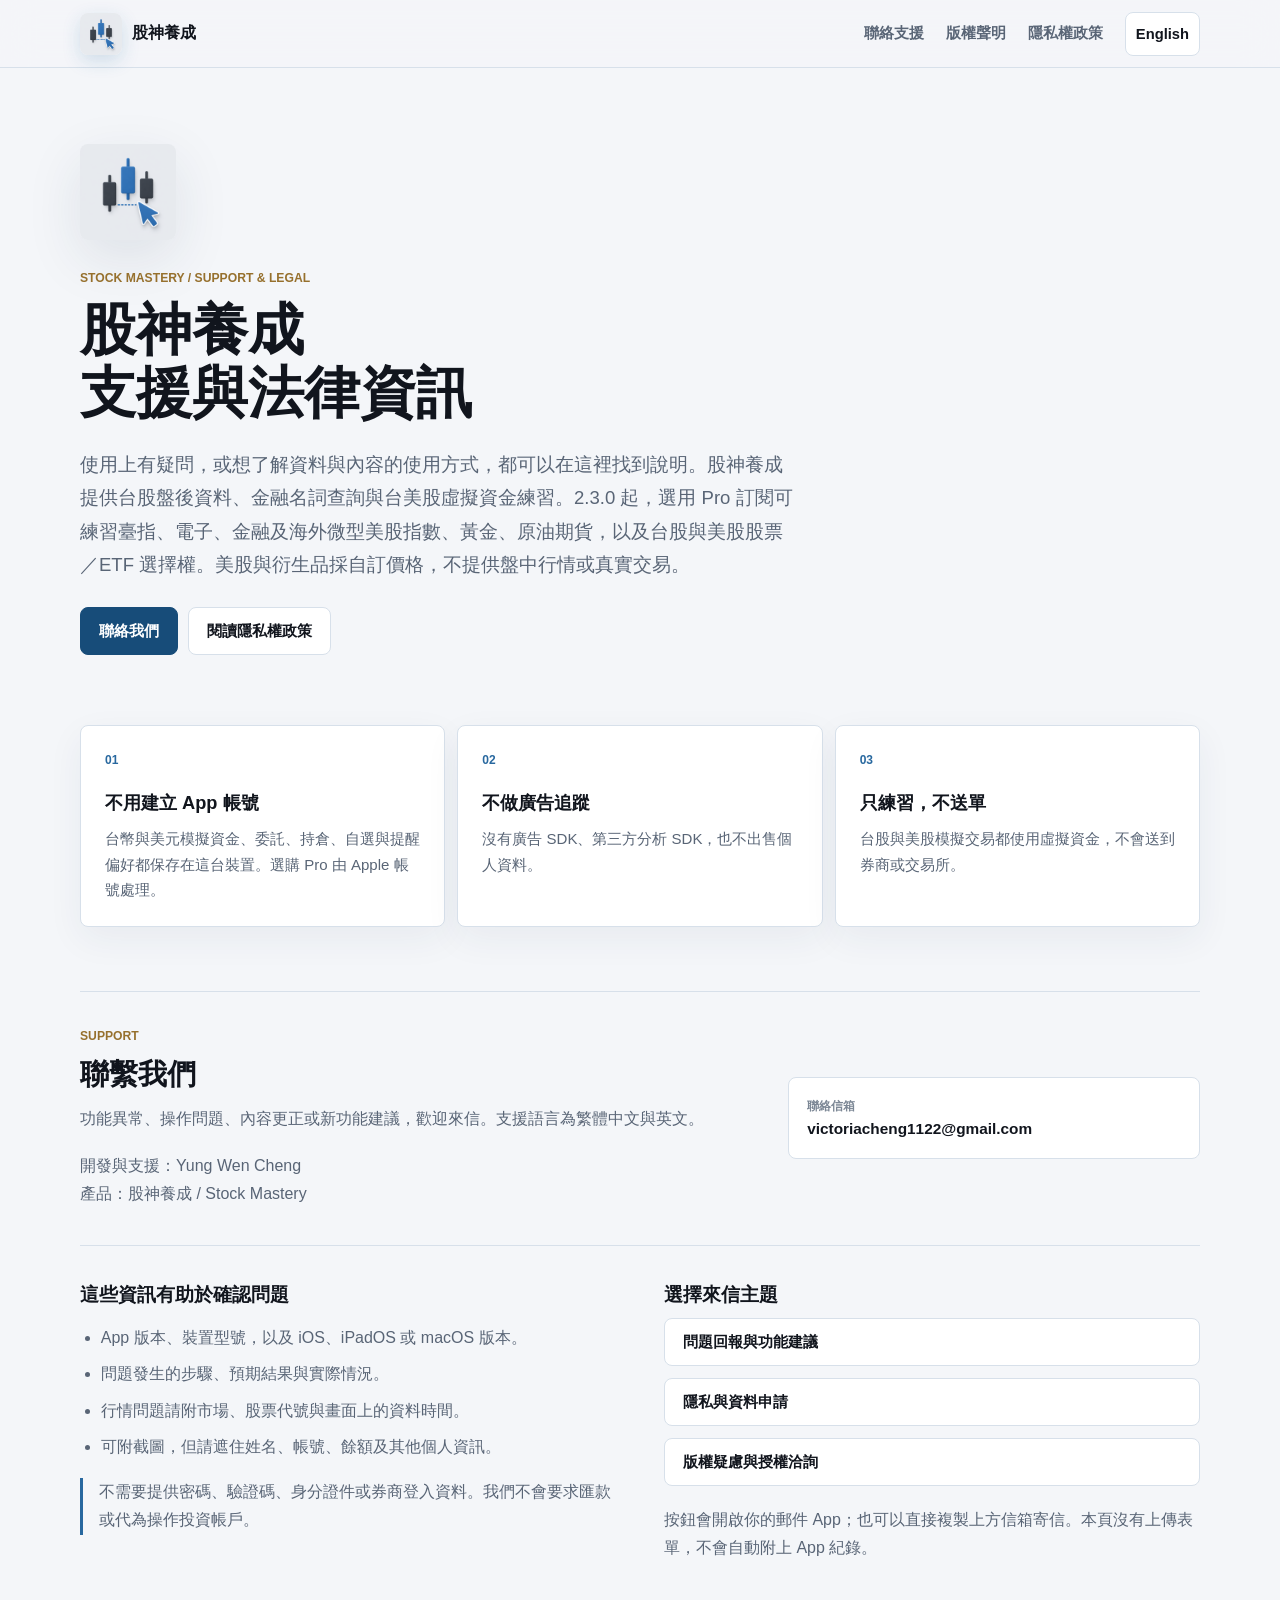
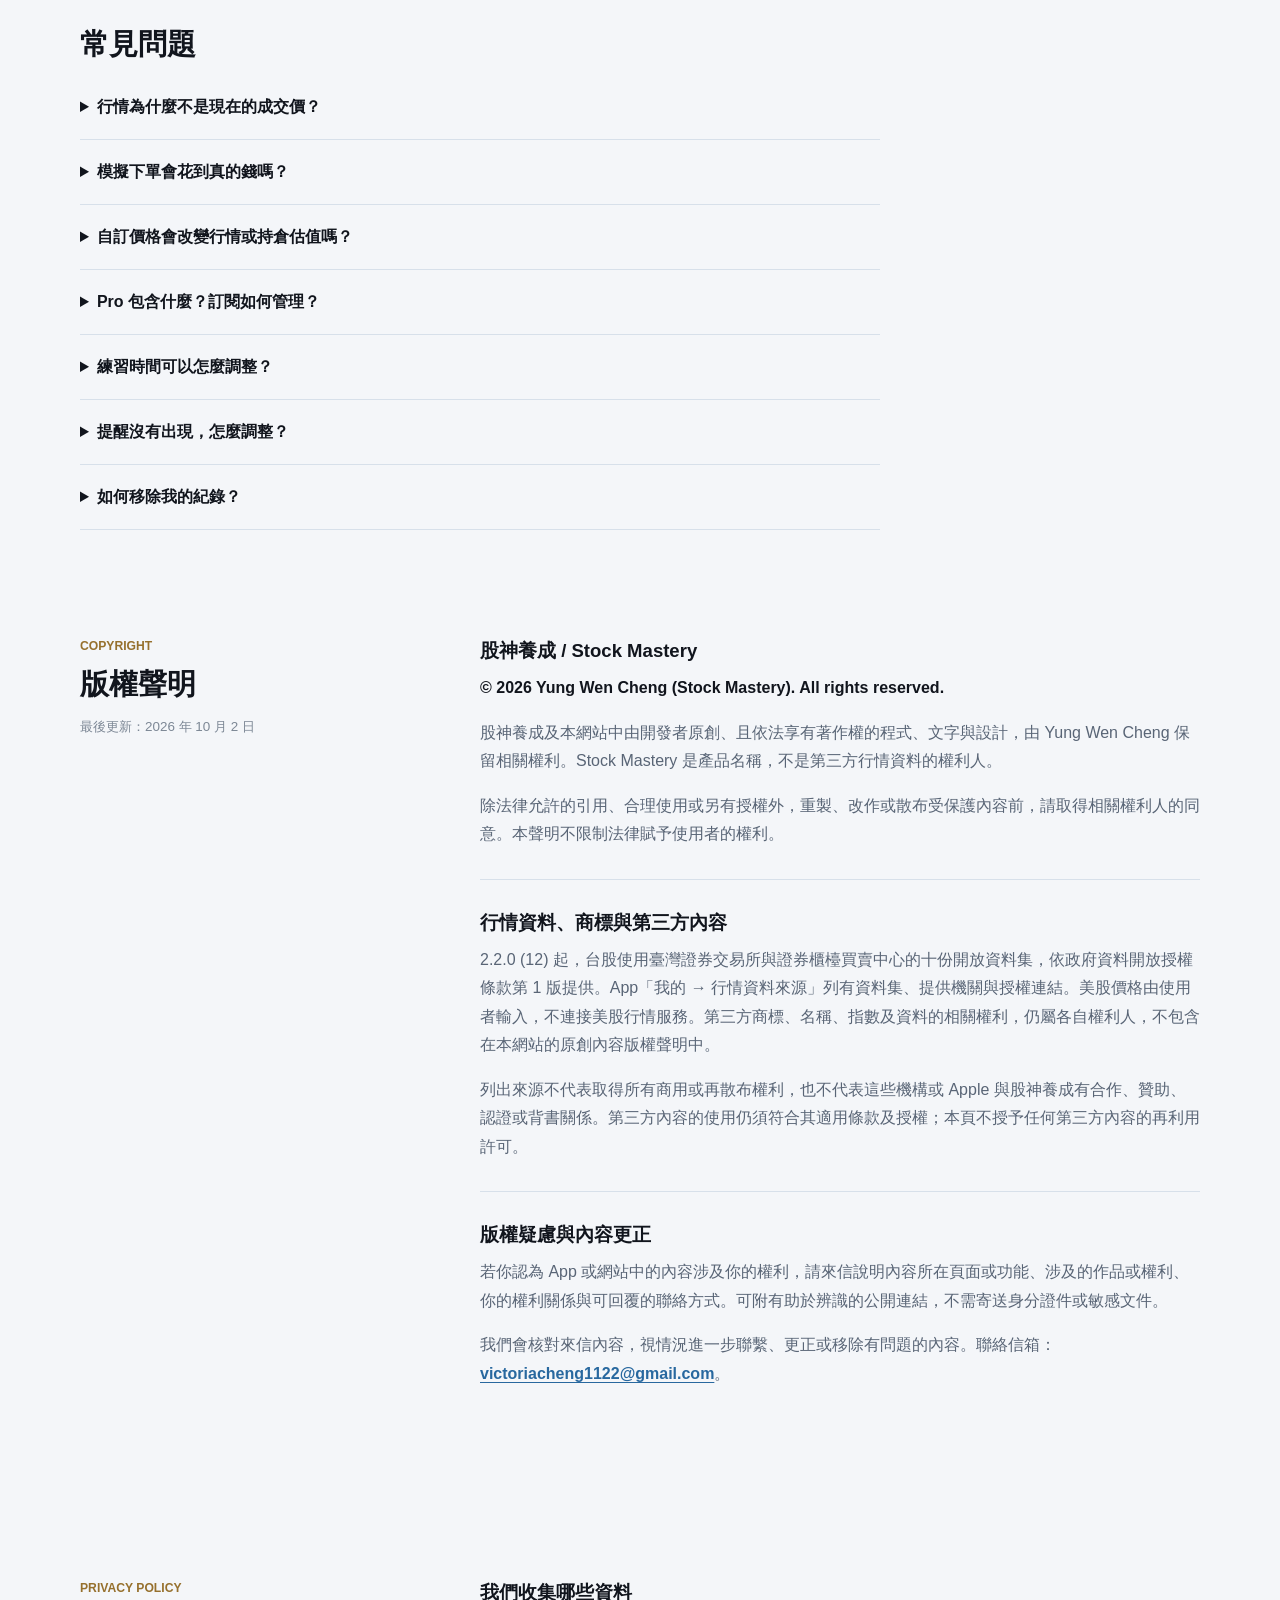
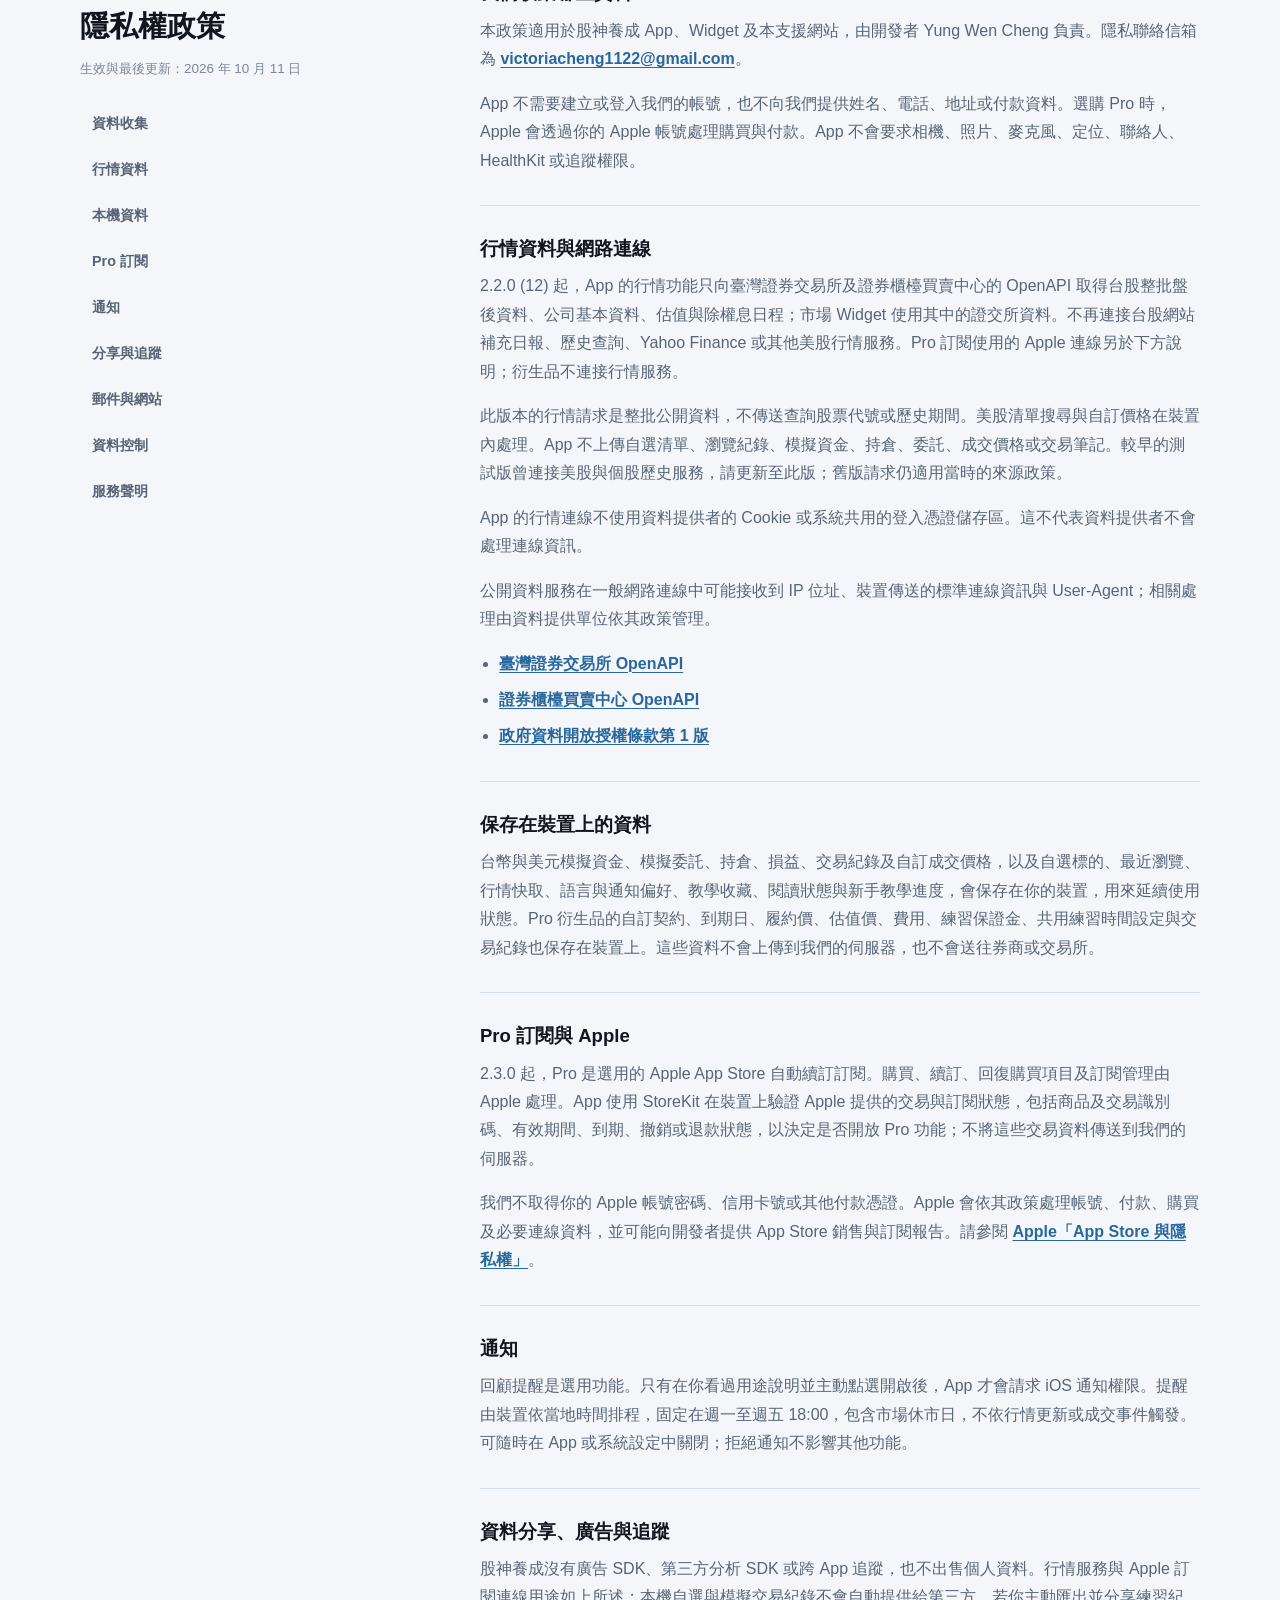
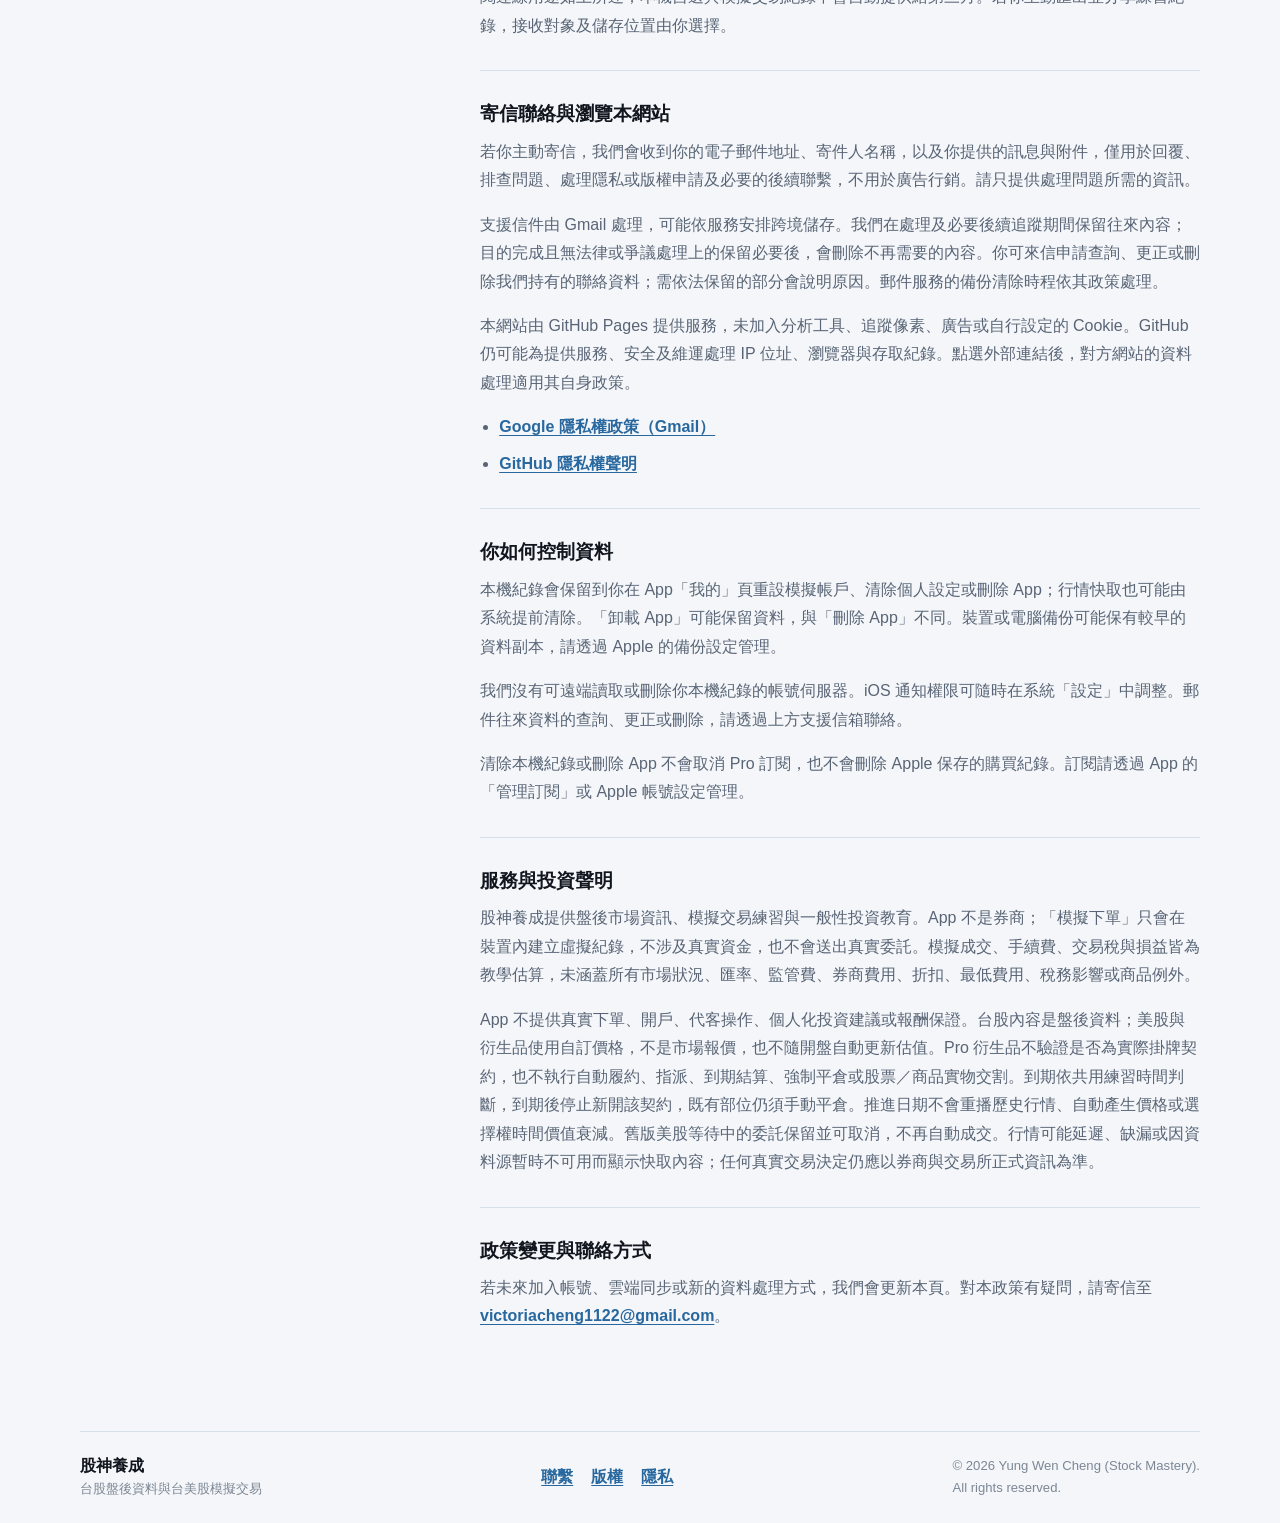
<file: index.html>
<!doctype html>
<html lang="zh-Hant">
<head>
  <meta charset="utf-8">
  <meta name="viewport" content="width=device-width, initial-scale=1">
  <meta name="color-scheme" content="light dark">
  <meta name="theme-color" content="#f4f6f9">
  <title>股神養成｜聯繫支援、版權與隱私權</title>
  <meta name="description" content="股神養成 Stock Mastery 的官方支援信箱、版權聲明、資料來源與隱私權政策。">
  <meta name="referrer" content="no-referrer">
  <link rel="alternate" hreflang="en" href="en/">
  <link rel="alternate" hreflang="zh-Hant" href="./">
  <link rel="icon" href="assets/app-icon.png?v=12">
  <link rel="apple-touch-icon" href="assets/app-icon.png?v=12">
  <link rel="stylesheet" href="styles.css">
</head>
<body>
  <a class="skip-link" href="#main-content">跳到主要內容</a>

  <header class="site-header">
    <a class="brand" href="#top" aria-label="回到頁首">
      <img src="assets/app-icon.png?v=12" alt="" width="44" height="44">
      <span>股神養成</span>
    </a>
    <nav aria-label="主要導覽">
      <a href="#support">聯絡支援</a>
      <a href="#copyright">版權聲明</a>
      <a href="#privacy">隱私權政策</a>
      <a class="language-link" href="en/" lang="en">English</a>
    </nav>
  </header>

  <main id="main-content">
    <section id="top" class="intro" aria-labelledby="page-title">
      <img class="app-icon" src="assets/app-icon.png?v=12" alt="股神養成 App icon" width="1024" height="1024">
      <p class="eyebrow">STOCK MASTERY / SUPPORT &amp; LEGAL</p>
      <h1 id="page-title">股神養成<br>支援與法律資訊</h1>
      <p class="lede">使用上有疑問，或想了解資料與內容的使用方式，都可以在這裡找到說明。股神養成提供台股盤後資料、金融名詞查詢與台美股虛擬資金練習。2.3.0 起，選用 Pro 訂閱可練習臺指、電子、金融及海外微型美股指數、黃金、原油期貨，以及台股與美股股票／ETF 選擇權。美股與衍生品採自訂價格，不提供盤中行情或真實交易。</p>
      <div class="actions">
        <a class="button primary" href="#support">聯絡我們</a>
        <a class="button secondary" href="#privacy">閱讀隱私權政策</a>
      </div>
    </section>

    <section class="facts" aria-label="資料處理摘要">
      <article>
        <span class="fact-mark">01</span>
        <h2>不用建立 App 帳號</h2>
        <p>台幣與美元模擬資金、委託、持倉、自選與提醒偏好都保存在這台裝置。選購 Pro 由 Apple 帳號處理。</p>
      </article>
      <article>
        <span class="fact-mark">02</span>
        <h2>不做廣告追蹤</h2>
        <p>沒有廣告 SDK、第三方分析 SDK，也不出售個人資料。</p>
      </article>
      <article>
        <span class="fact-mark">03</span>
        <h2>只練習，不送單</h2>
        <p>台股與美股模擬交易都使用虛擬資金，不會送到券商或交易所。</p>
      </article>
    </section>

    <section id="support" class="support-band" aria-labelledby="support-title">
      <div>
        <p class="eyebrow">SUPPORT</p>
        <h2 id="support-title">聯繫我們</h2>
        <p>功能異常、操作問題、內容更正或新功能建議，歡迎來信。支援語言為繁體中文與英文。</p>
        <p class="operator">開發與支援：Yung Wen Cheng<br>產品：股神養成 / Stock Mastery</p>
      </div>
      <a class="support-email" href="mailto:victoriacheng1122@gmail.com">
        <span>聯絡信箱</span>
        <strong>victoriacheng1122@gmail.com</strong>
      </a>
    </section>

    <section class="support-details" aria-label="聯繫與問題回報">
      <div>
        <h3>這些資訊有助於確認問題</h3>
        <ul>
          <li>App 版本、裝置型號，以及 iOS、iPadOS 或 macOS 版本。</li>
          <li>問題發生的步驟、預期結果與實際情況。</li>
          <li>行情問題請附市場、股票代號與畫面上的資料時間。</li>
          <li>可附截圖，但請遮住姓名、帳號、餘額及其他個人資訊。</li>
        </ul>
        <p class="support-note">不需要提供密碼、驗證碼、身分證件或券商登入資料。我們不會要求匯款或代為操作投資帳戶。</p>
      </div>
      <div>
        <h3>選擇來信主題</h3>
        <div class="contact-actions">
          <a class="button secondary" href="mailto:victoriacheng1122@gmail.com?subject=Stock%20Mastery%20-%20App%20Support">問題回報與功能建議</a>
          <a class="button secondary" href="mailto:victoriacheng1122@gmail.com?subject=Stock%20Mastery%20-%20Privacy%20Request">隱私與資料申請</a>
          <a class="button secondary" href="mailto:victoriacheng1122@gmail.com?subject=Stock%20Mastery%20-%20Copyright%20Inquiry">版權疑慮與授權洽詢</a>
        </div>
        <p>按鈕會開啟你的郵件 App；也可以直接複製上方信箱寄信。本頁沒有上傳表單，不會自動附上 App 紀錄。</p>
      </div>
    </section>

    <section class="faq" aria-labelledby="faq-title">
      <h2 id="faq-title">常見問題</h2>
      <details>
        <summary>行情為什麼不是現在的成交價？</summary>
        <p>台股使用官方開放盤後資料，休市、資料尚未發布或連線失敗時，可能顯示上一交易日或快取。請查看資料日期。自 2.2.0 (12) 起，美股僅依你輸入的價格模擬成交，不提供美股報價或台美股歷史走勢。Pro 衍生品也使用你輸入的成交與估值價格，不會因開盤或盤中交易而自動跳價。</p>
      </details>
      <details>
        <summary>模擬下單會花到真的錢嗎？</summary>
        <p>模擬下單不會。資金、委託、持倉與損益都是裝置內的虛擬紀錄，不會送到券商，也不能提領或兌換。模擬結果不代表真實市場一定能成交。若你另外確認購買 Pro 訂閱，Apple 會依購買畫面所示價格收取真實訂閱費。</p>
      </details>
      <details>
        <summary>自訂價格會改變行情或持倉估值嗎？</summary>
        <p>股票的自訂價格只用於這筆模擬成交，紀錄會標示為使用者輸入且未經驗證。台股持倉仍依盤後資料估值；美股股票顯示持倉成本，不提供目前市值或未實現損益。賣出後依成交價格計算已實現損益。Pro 衍生品的估值價格可由你手動更新，會改變練習帳戶的未實現損益與權益，但不代表市場報價。這些模擬操作不會扣除真實款項。</p>
      </details>
      <details>
        <summary>Pro 包含什麼？訂閱如何管理？</summary>
        <p>2.3.0 起，Pro 可開立或加碼臺指 TX、小型臺指 MTX、微型臺指 TMF、電子 TE、金融 TF，以及微型 S&amp;P 500 MES、Nasdaq-100 MNQ、黃金 MGC、WTI 原油 MCL 期貨的模擬部位，也包含臺指選擇權 TXO 及標準美股股票／ETF 選擇權。到期日、履約價、成交價、估值價、費用及練習保證金由你輸入；不提供掛牌契約鏈、即時行情、自動履約／指派、結算、強制平倉或股票／商品實物交割。</p>
        <p>Pro 提供月繳與年繳自動續訂方案，實際售價與期間以 App 及 Apple 購買確認畫面為準。在「我的 → 股神養成 Pro」可恢復購買或管理訂閱。除非在目前週期結束前取消，訂閱會自動續訂。也可從 Apple 帳號的訂閱設定取消；刪除 App 或重設模擬資料不會取消訂閱。</p>
        <p>訂閱失效後不能開立或加碼 Pro 部位，仍可查看、更新估值、平倉、匯出或重設既有練習紀錄。使用條款適用 <a href="https://www.apple.com/legal/internet-services/itunes/dev/stdeula/" rel="noreferrer">Apple 標準 EULA</a>。</p>
      </details>
      <details>
        <summary>練習時間可以怎麼調整？</summary>
        <p>台幣與美元衍生品帳戶共用練習時間，可跟隨現實時間，或設定自訂情境日期再按「前進一天」。有成交後不能倒退時間；若要練習較早日期，請先匯出紀錄並重設衍生品帳戶。</p>
        <p>推進日期只改變到期判斷，不會重播歷史行情、產生或預測價格，也不會自動改變資金或選擇權時間價值。契約是否到期依練習時間判斷，到期後停止新開該契約，既有部位仍須手動平倉。</p>
      </details>
      <details>
        <summary>提醒沒有出現，怎麼調整？</summary>
        <p>請檢查 App「我的」裡的回顧提醒，以及系統「設定」中的通知權限。提醒固定在週一至週五 18:00，依裝置當地時間排程，包含市場休市日；不是行情更新或成交通知。專注模式與系統設定可能影響顯示，不開啟通知仍可使用其他功能。</p>
      </details>
      <details>
        <summary>如何移除我的紀錄？</summary>
        <p>可在「我的」重設模擬帳戶，或使用「清除個人設定」；衍生品頁面也提供匯出與重設。清除會移除本機自選、瀏覽、學習與模擬紀錄，請留意 App 的確認訊息。沒有 App 登入帳號，也沒有 App 帳號刪除程序。重設或刪除 App 不會取消 Apple 訂閱。郵件往來的刪除請求請寄至支援信箱。</p>
      </details>
    </section>

    <section id="copyright" class="policy-layout" aria-labelledby="copyright-title">
      <aside>
        <p class="eyebrow">COPYRIGHT</p>
        <h2 id="copyright-title">版權聲明</h2>
        <p class="updated">最後更新：2026 年 10 月 2 日</p>
      </aside>
      <article class="policy-copy">
        <section>
          <h3>股神養成 / Stock Mastery</h3>
          <p class="copyright-line">© 2026 Yung Wen Cheng (Stock Mastery). All rights reserved.</p>
          <p>股神養成及本網站中由開發者原創、且依法享有著作權的程式、文字與設計，由 Yung Wen Cheng 保留相關權利。Stock Mastery 是產品名稱，不是第三方行情資料的權利人。</p>
          <p>除法律允許的引用、合理使用或另有授權外，重製、改作或散布受保護內容前，請取得相關權利人的同意。本聲明不限制法律賦予使用者的權利。</p>
        </section>
        <section>
          <h3>行情資料、商標與第三方內容</h3>
          <p>2.2.0 (12) 起，台股使用臺灣證券交易所與證券櫃檯買賣中心的十份開放資料集，依政府資料開放授權條款第 1 版提供。App「我的 → 行情資料來源」列有資料集、提供機關與授權連結。美股價格由使用者輸入，不連接美股行情服務。第三方商標、名稱、指數及資料的相關權利，仍屬各自權利人，不包含在本網站的原創內容版權聲明中。</p>
          <p>列出來源不代表取得所有商用或再散布權利，也不代表這些機構或 Apple 與股神養成有合作、贊助、認證或背書關係。第三方內容的使用仍須符合其適用條款及授權；本頁不授予任何第三方內容的再利用許可。</p>
        </section>
        <section>
          <h3>版權疑慮與內容更正</h3>
          <p>若你認為 App 或網站中的內容涉及你的權利，請來信說明內容所在頁面或功能、涉及的作品或權利、你的權利關係與可回覆的聯絡方式。可附有助於辨識的公開連結，不需寄送身分證件或敏感文件。</p>
          <p>我們會核對來信內容，視情況進一步聯繫、更正或移除有問題的內容。聯絡信箱：<a href="mailto:victoriacheng1122@gmail.com?subject=Stock%20Mastery%20-%20Copyright%20Inquiry">victoriacheng1122@gmail.com</a>。</p>
        </section>
      </article>
    </section>

    <section id="privacy" class="policy-layout" aria-labelledby="privacy-title">
      <aside>
        <p class="eyebrow">PRIVACY POLICY</p>
        <h2 id="privacy-title">隱私權政策</h2>
        <p class="updated">生效與最後更新：2026 年 10 月 11 日</p>
        <nav class="toc" aria-label="隱私權政策目錄">
          <a href="#collection">資料收集</a>
          <a href="#market-data">行情資料</a>
          <a href="#local-data">本機資料</a>
          <a href="#subscriptions">Pro 訂閱</a>
          <a href="#notifications">通知</a>
          <a href="#sharing">分享與追蹤</a>
          <a href="#support-data">郵件與網站</a>
          <a href="#rights">資料控制</a>
          <a href="#disclaimer">服務聲明</a>
        </nav>
      </aside>

      <article class="policy-copy">
        <section id="collection">
          <h3>我們收集哪些資料</h3>
          <p>本政策適用於股神養成 App、Widget 及本支援網站，由開發者 Yung Wen Cheng 負責。隱私聯絡信箱為 <a href="mailto:victoriacheng1122@gmail.com">victoriacheng1122@gmail.com</a>。</p>
          <p>App 不需要建立或登入我們的帳號，也不向我們提供姓名、電話、地址或付款資料。選購 Pro 時，Apple 會透過你的 Apple 帳號處理購買與付款。App 不會要求相機、照片、麥克風、定位、聯絡人、HealthKit 或追蹤權限。</p>
        </section>

        <section id="market-data">
          <h3>行情資料與網路連線</h3>
          <p>2.2.0 (12) 起，App 的行情功能只向臺灣證券交易所及證券櫃檯買賣中心的 OpenAPI 取得台股整批盤後資料、公司基本資料、估值與除權息日程；市場 Widget 使用其中的證交所資料。不再連接台股網站補充日報、歷史查詢、Yahoo Finance 或其他美股行情服務。Pro 訂閱使用的 Apple 連線另於下方說明；衍生品不連接行情服務。</p>
          <p>此版本的行情請求是整批公開資料，不傳送查詢股票代號或歷史期間。美股清單搜尋與自訂價格在裝置內處理。App 不上傳自選清單、瀏覽紀錄、模擬資金、持倉、委託、成交價格或交易筆記。較早的測試版曾連接美股與個股歷史服務，請更新至此版；舊版請求仍適用當時的來源政策。</p>
          <p>App 的行情連線不使用資料提供者的 Cookie 或系統共用的登入憑證儲存區。這不代表資料提供者不會處理連線資訊。</p>
          <p>公開資料服務在一般網路連線中可能接收到 IP 位址、裝置傳送的標準連線資訊與 User-Agent；相關處理由資料提供單位依其政策管理。</p>
          <ul class="source-links">
            <li><a href="https://openapi.twse.com.tw/" rel="noreferrer">臺灣證券交易所 OpenAPI</a></li>
            <li><a href="https://www.tpex.org.tw/openapi/" rel="noreferrer">證券櫃檯買賣中心 OpenAPI</a></li>
            <li><a href="https://data.gov.tw/license" rel="noreferrer">政府資料開放授權條款第 1 版</a></li>
          </ul>
        </section>

        <section id="local-data">
          <h3>保存在裝置上的資料</h3>
          <p>台幣與美元模擬資金、模擬委託、持倉、損益、交易紀錄及自訂成交價格，以及自選標的、最近瀏覽、行情快取、語言與通知偏好、教學收藏、閱讀狀態與新手教學進度，會保存在你的裝置，用來延續使用狀態。Pro 衍生品的自訂契約、到期日、履約價、估值價、費用、練習保證金、共用練習時間設定與交易紀錄也保存在裝置上。這些資料不會上傳到我們的伺服器，也不會送往券商或交易所。</p>
        </section>

        <section id="subscriptions">
          <h3>Pro 訂閱與 Apple</h3>
          <p>2.3.0 起，Pro 是選用的 Apple App Store 自動續訂訂閱。購買、續訂、回復購買項目及訂閱管理由 Apple 處理。App 使用 StoreKit 在裝置上驗證 Apple 提供的交易與訂閱狀態，包括商品及交易識別碼、有效期間、到期、撤銷或退款狀態，以決定是否開放 Pro 功能；不將這些交易資料傳送到我們的伺服器。</p>
          <p>我們不取得你的 Apple 帳號密碼、信用卡號或其他付款憑證。Apple 會依其政策處理帳號、付款、購買及必要連線資料，並可能向開發者提供 App Store 銷售與訂閱報告。請參閱 <a href="https://www.apple.com/legal/privacy/data/en/app-store/" rel="noreferrer">Apple「App Store 與隱私權」</a>。</p>
        </section>

        <section id="notifications">
          <h3>通知</h3>
          <p>回顧提醒是選用功能。只有在你看過用途說明並主動點選開啟後，App 才會請求 iOS 通知權限。提醒由裝置依當地時間排程，固定在週一至週五 18:00，包含市場休市日，不依行情更新或成交事件觸發。可隨時在 App 或系統設定中關閉；拒絕通知不影響其他功能。</p>
        </section>

        <section id="sharing">
          <h3>資料分享、廣告與追蹤</h3>
          <p>股神養成沒有廣告 SDK、第三方分析 SDK 或跨 App 追蹤，也不出售個人資料。行情服務與 Apple 訂閱連線用途如上所述；本機自選與模擬交易紀錄不會自動提供給第三方。若你主動匯出並分享練習紀錄，接收對象及儲存位置由你選擇。</p>
        </section>

        <section id="support-data">
          <h3>寄信聯絡與瀏覽本網站</h3>
          <p>若你主動寄信，我們會收到你的電子郵件地址、寄件人名稱，以及你提供的訊息與附件，僅用於回覆、排查問題、處理隱私或版權申請及必要的後續聯繫，不用於廣告行銷。請只提供處理問題所需的資訊。</p>
          <p>支援信件由 Gmail 處理，可能依服務安排跨境儲存。我們在處理及必要後續追蹤期間保留往來內容；目的完成且無法律或爭議處理上的保留必要後，會刪除不再需要的內容。你可來信申請查詢、更正或刪除我們持有的聯絡資料；需依法保留的部分會說明原因。郵件服務的備份清除時程依其政策處理。</p>
          <p>本網站由 GitHub Pages 提供服務，未加入分析工具、追蹤像素、廣告或自行設定的 Cookie。GitHub 仍可能為提供服務、安全及維運處理 IP 位址、瀏覽器與存取紀錄。點選外部連結後，對方網站的資料處理適用其自身政策。</p>
          <ul class="source-links">
            <li><a href="https://policies.google.com/privacy" rel="noreferrer">Google 隱私權政策（Gmail）</a></li>
            <li><a href="https://docs.github.com/en/site-policy/privacy-policies/github-general-privacy-statement" rel="noreferrer">GitHub 隱私權聲明</a></li>
          </ul>
        </section>

        <section id="rights">
          <h3>你如何控制資料</h3>
          <p>本機紀錄會保留到你在 App「我的」頁重設模擬帳戶、清除個人設定或刪除 App；行情快取也可能由系統提前清除。「卸載 App」可能保留資料，與「刪除 App」不同。裝置或電腦備份可能保有較早的資料副本，請透過 Apple 的備份設定管理。</p>
          <p>我們沒有可遠端讀取或刪除你本機紀錄的帳號伺服器。iOS 通知權限可隨時在系統「設定」中調整。郵件往來資料的查詢、更正或刪除，請透過上方支援信箱聯絡。</p>
          <p>清除本機紀錄或刪除 App 不會取消 Pro 訂閱，也不會刪除 Apple 保存的購買紀錄。訂閱請透過 App 的「管理訂閱」或 Apple 帳號設定管理。</p>
        </section>

        <section id="disclaimer">
          <h3>服務與投資聲明</h3>
          <p>股神養成提供盤後市場資訊、模擬交易練習與一般性投資教育。App 不是券商；「模擬下單」只會在裝置內建立虛擬紀錄，不涉及真實資金，也不會送出真實委託。模擬成交、手續費、交易稅與損益皆為教學估算，未涵蓋所有市場狀況、匯率、監管費、券商費用、折扣、最低費用、稅務影響或商品例外。</p>
          <p>App 不提供真實下單、開戶、代客操作、個人化投資建議或報酬保證。台股內容是盤後資料；美股與衍生品使用自訂價格，不是市場報價，也不隨開盤自動更新估值。Pro 衍生品不驗證是否為實際掛牌契約，也不執行自動履約、指派、到期結算、強制平倉或股票／商品實物交割。到期依共用練習時間判斷，到期後停止新開該契約，既有部位仍須手動平倉。推進日期不會重播歷史行情、自動產生價格或選擇權時間價值衰減。舊版美股等待中的委託保留並可取消，不再自動成交。行情可能延遲、缺漏或因資料源暫時不可用而顯示快取內容；任何真實交易決定仍應以券商與交易所正式資訊為準。</p>
        </section>

        <section>
          <h3>政策變更與聯絡方式</h3>
          <p>若未來加入帳號、雲端同步或新的資料處理方式，我們會更新本頁。對本政策有疑問，請寄信至 <a href="mailto:victoriacheng1122@gmail.com">victoriacheng1122@gmail.com</a>。</p>
        </section>
      </article>
    </section>
  </main>

  <footer>
    <div>
      <strong>股神養成</strong>
      <span>台股盤後資料與台美股模擬交易</span>
    </div>
    <nav aria-label="法律與支援連結"><a href="#support">聯繫</a><a href="#copyright">版權</a><a href="#privacy">隱私</a></nav>
    <p>© 2026 Yung Wen Cheng (Stock Mastery).<br>All rights reserved.</p>
  </footer>
</body>
</html>
</file>
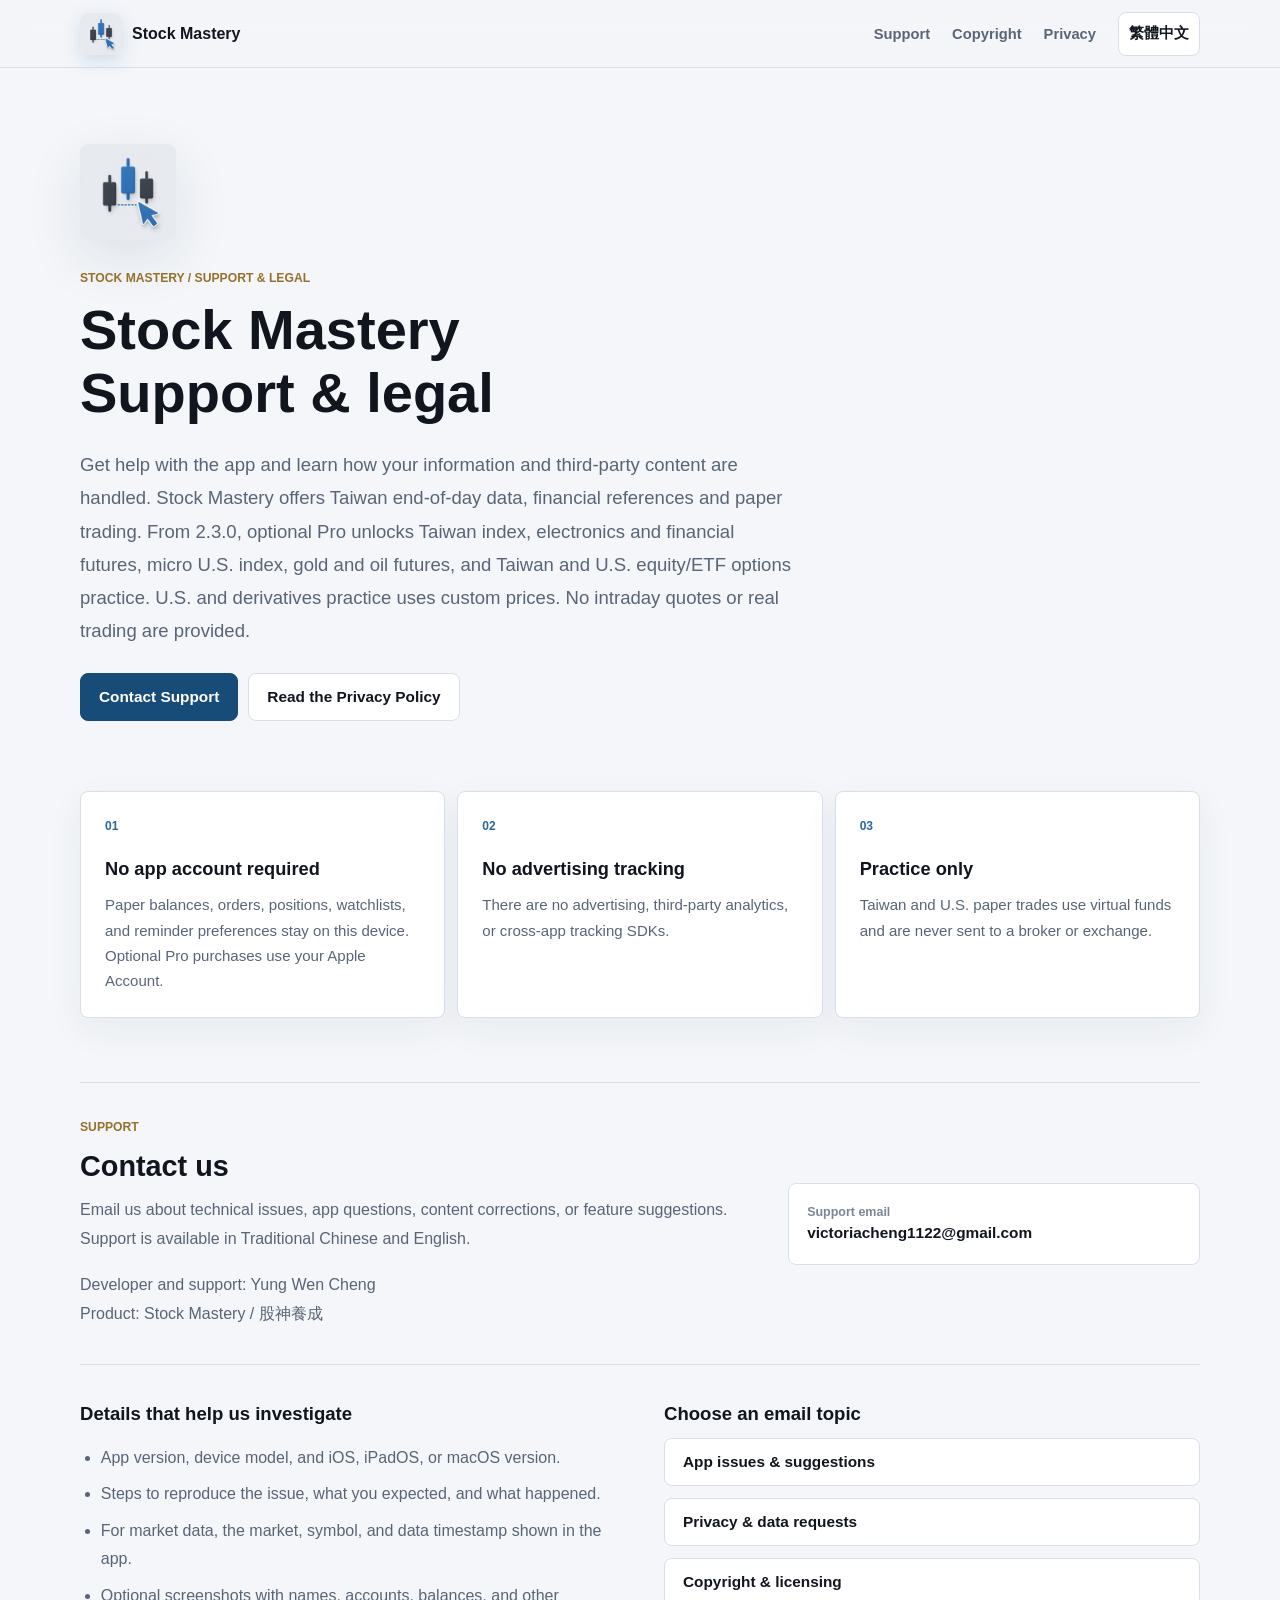
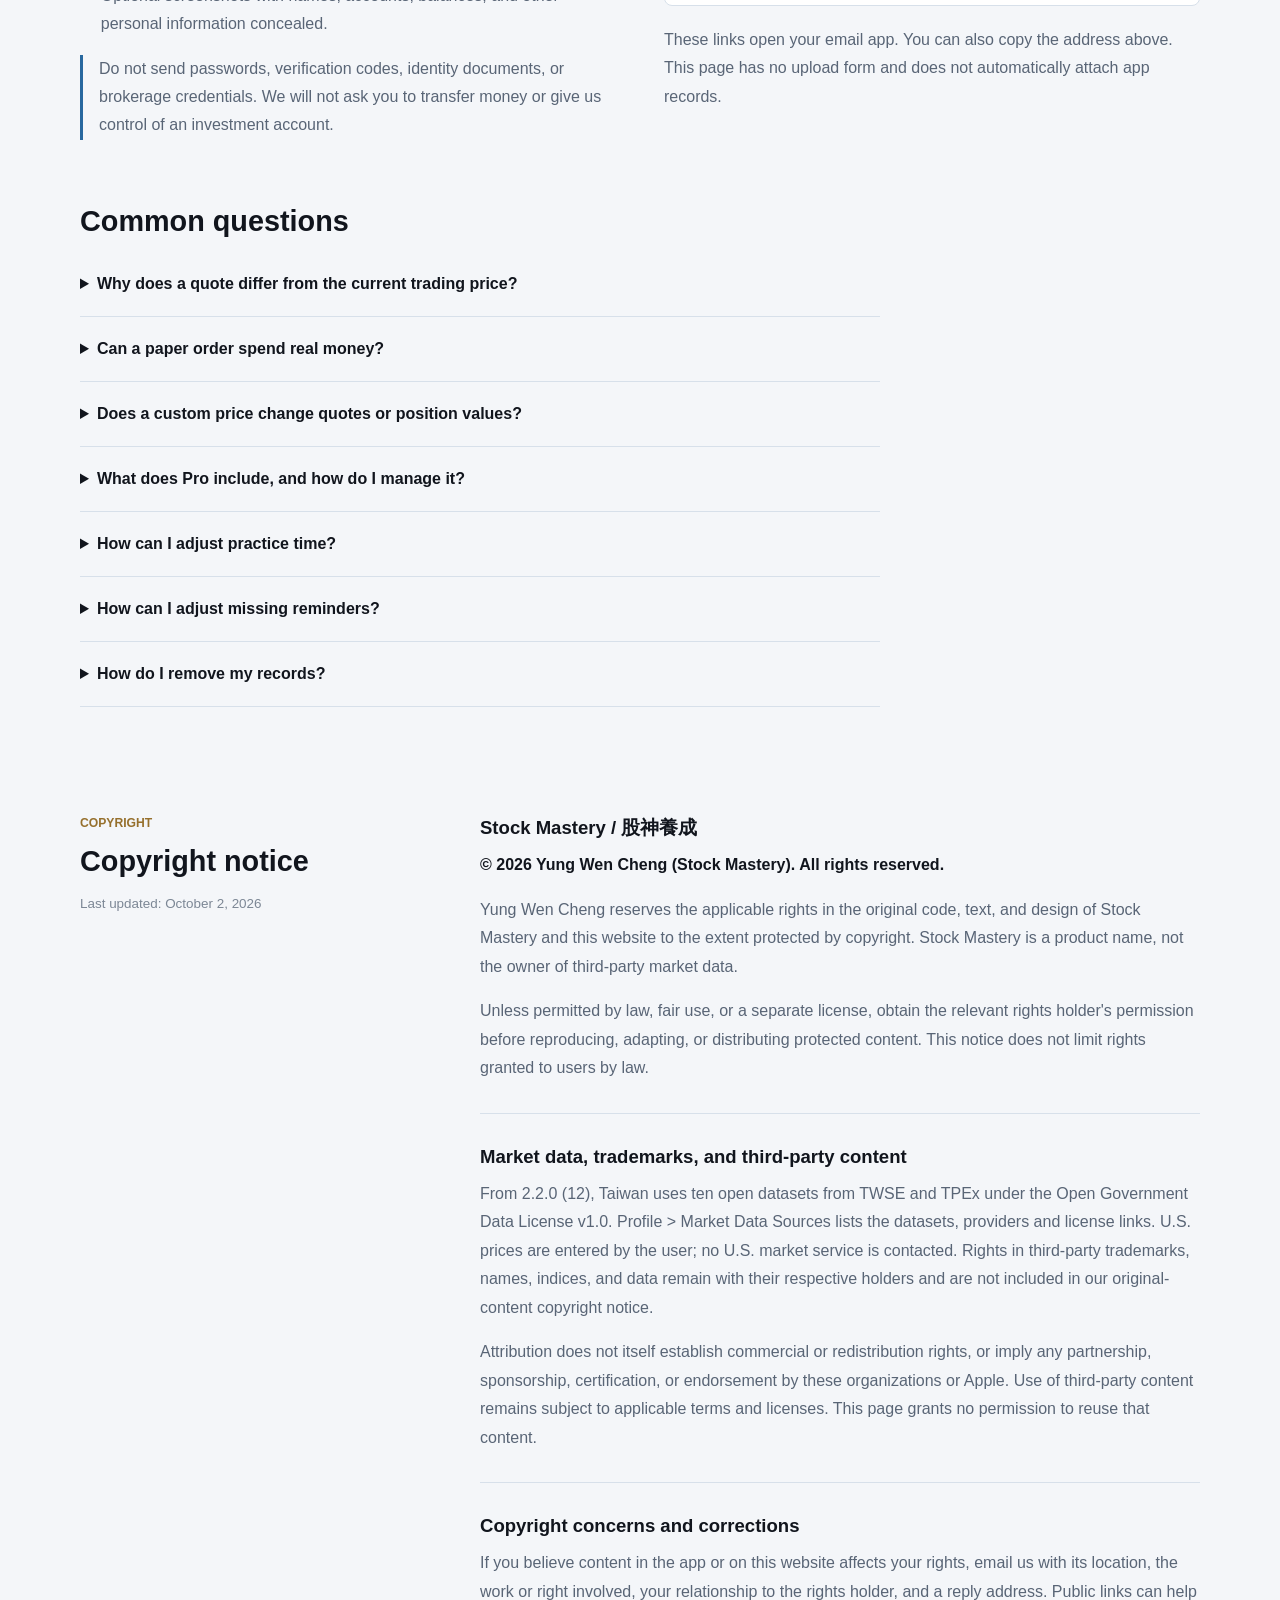
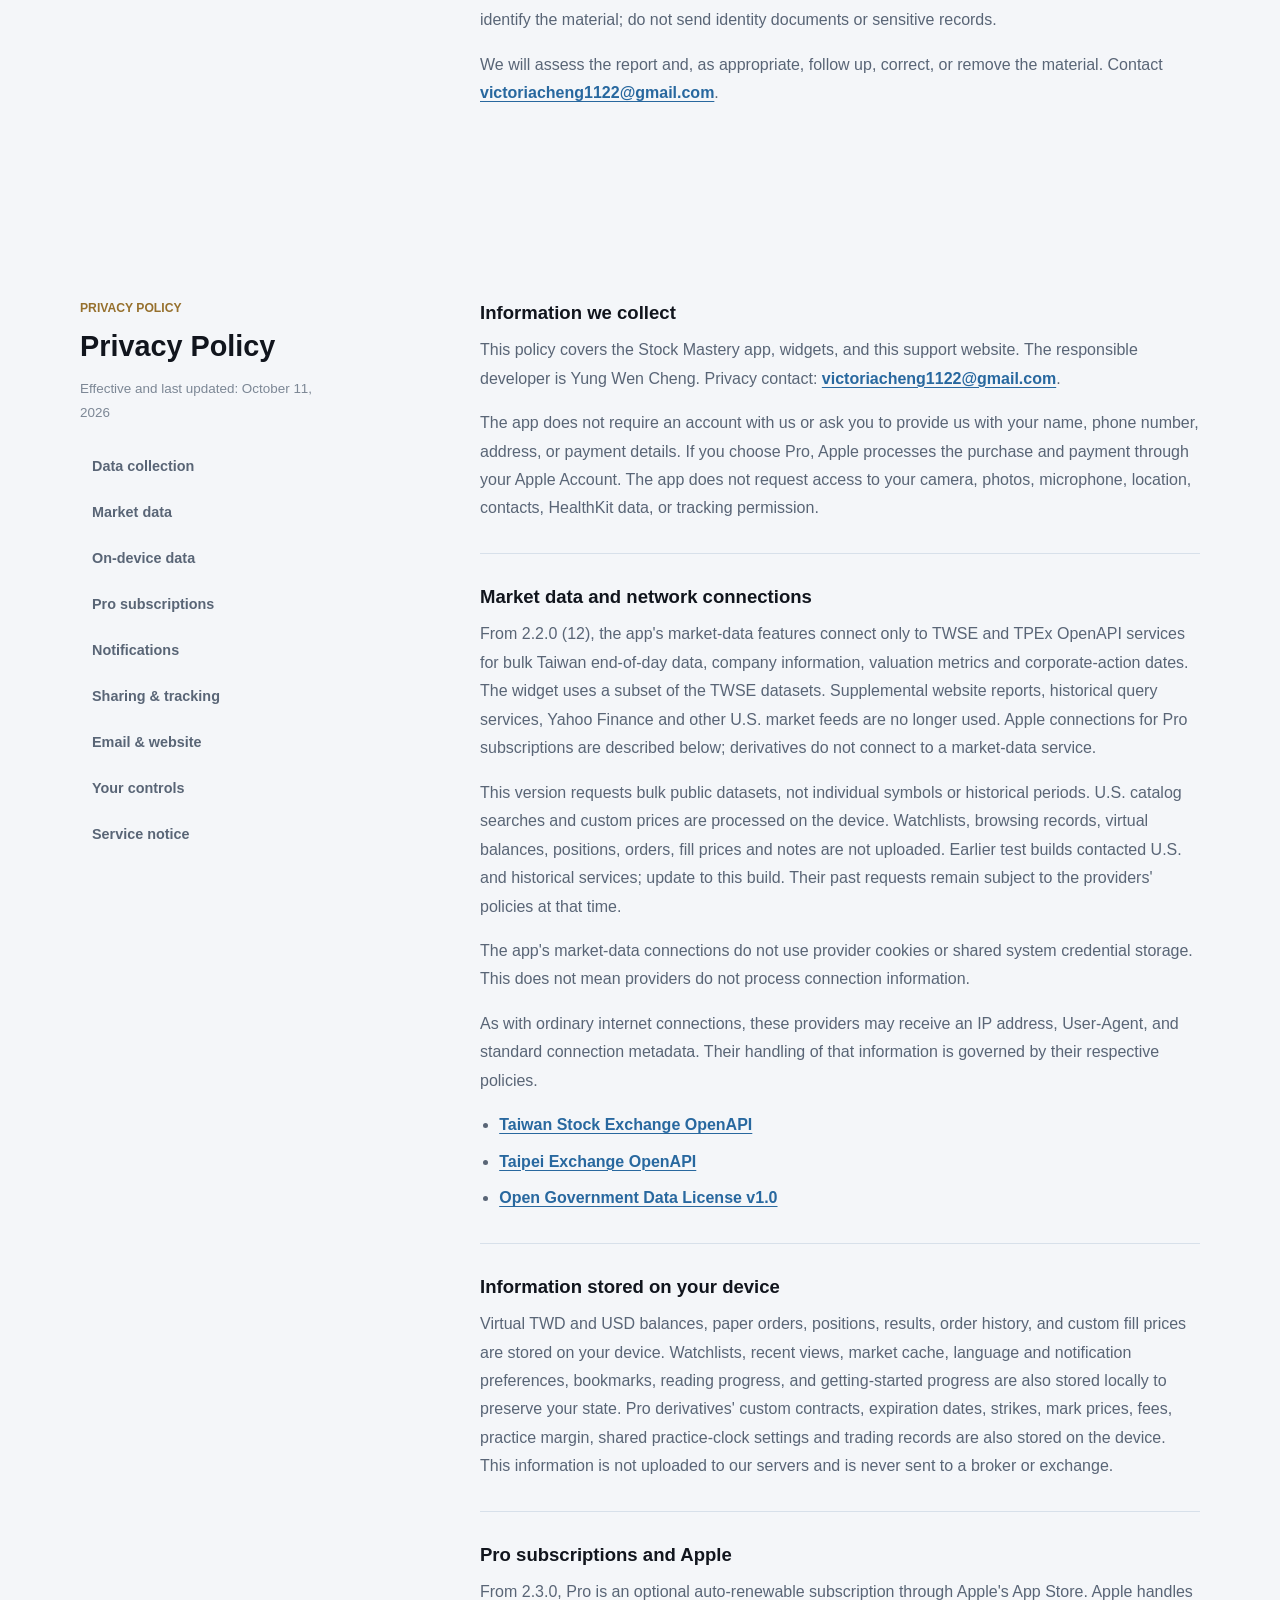
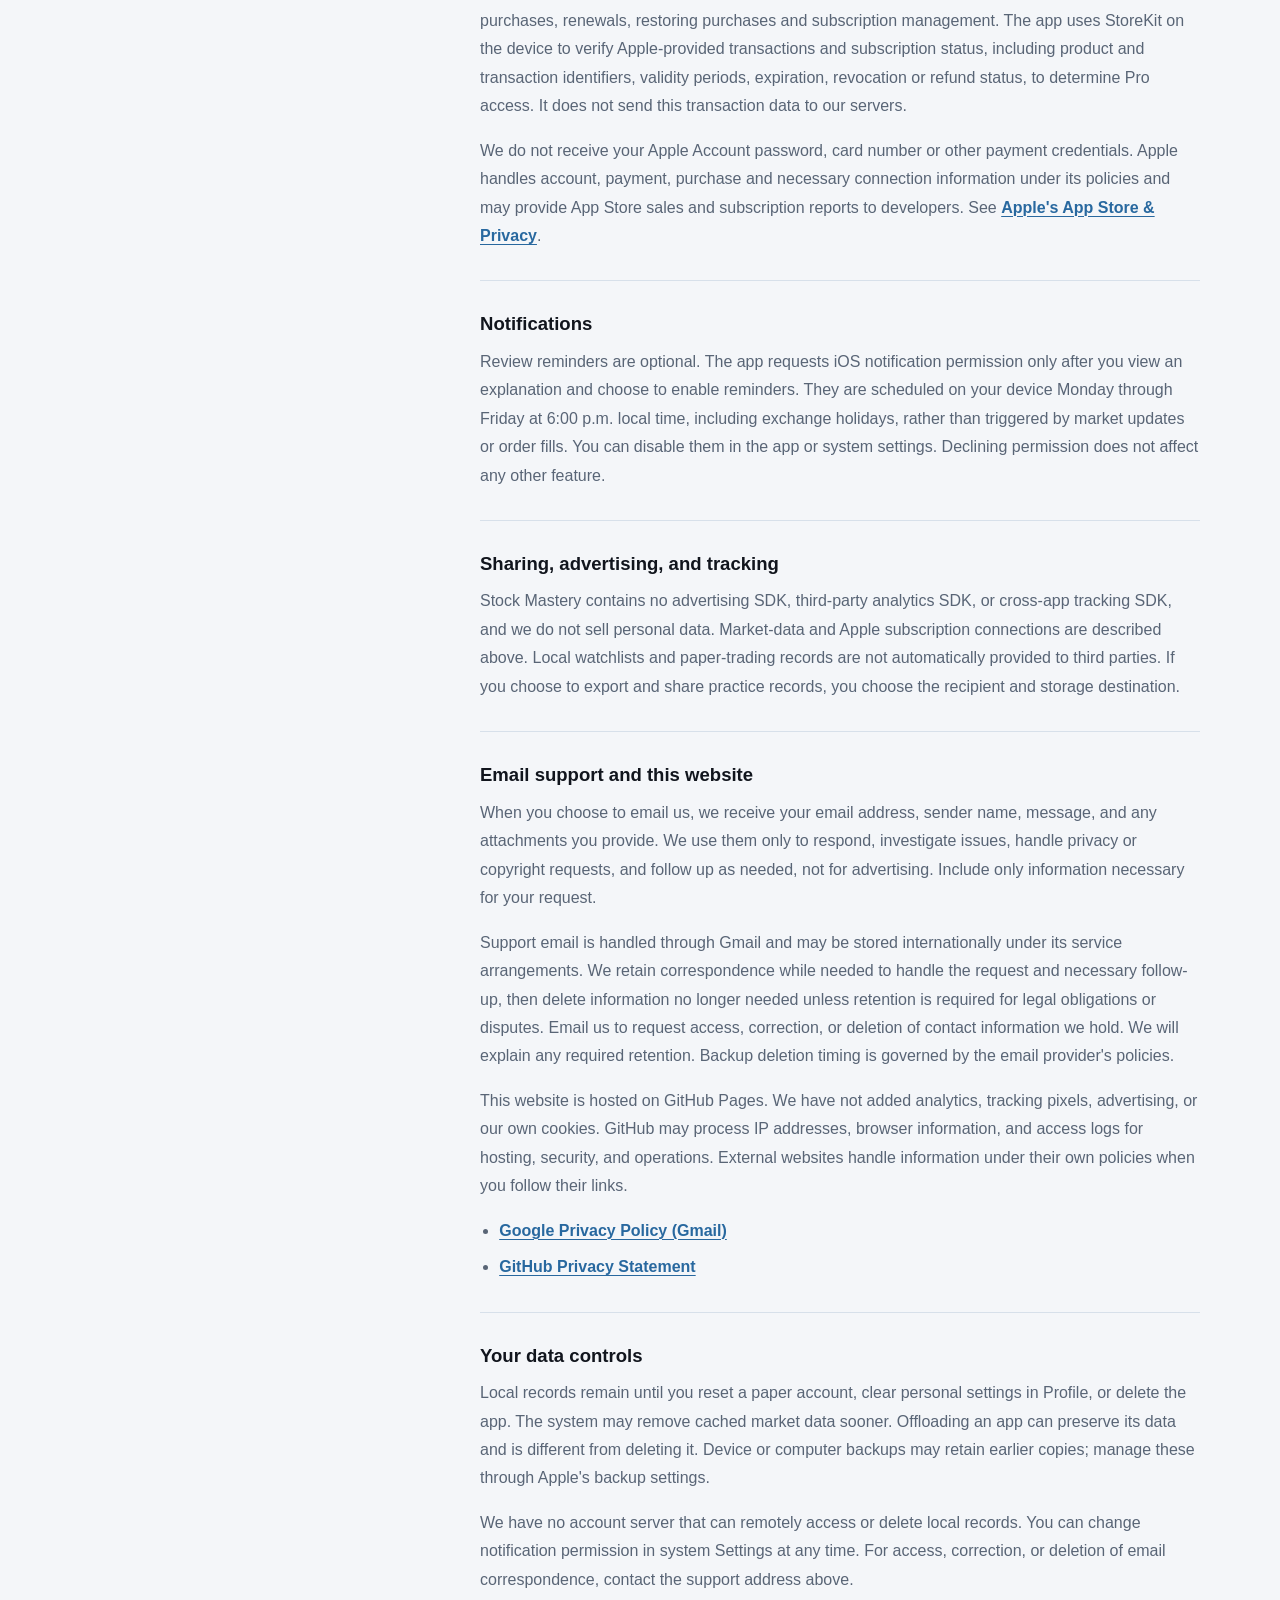
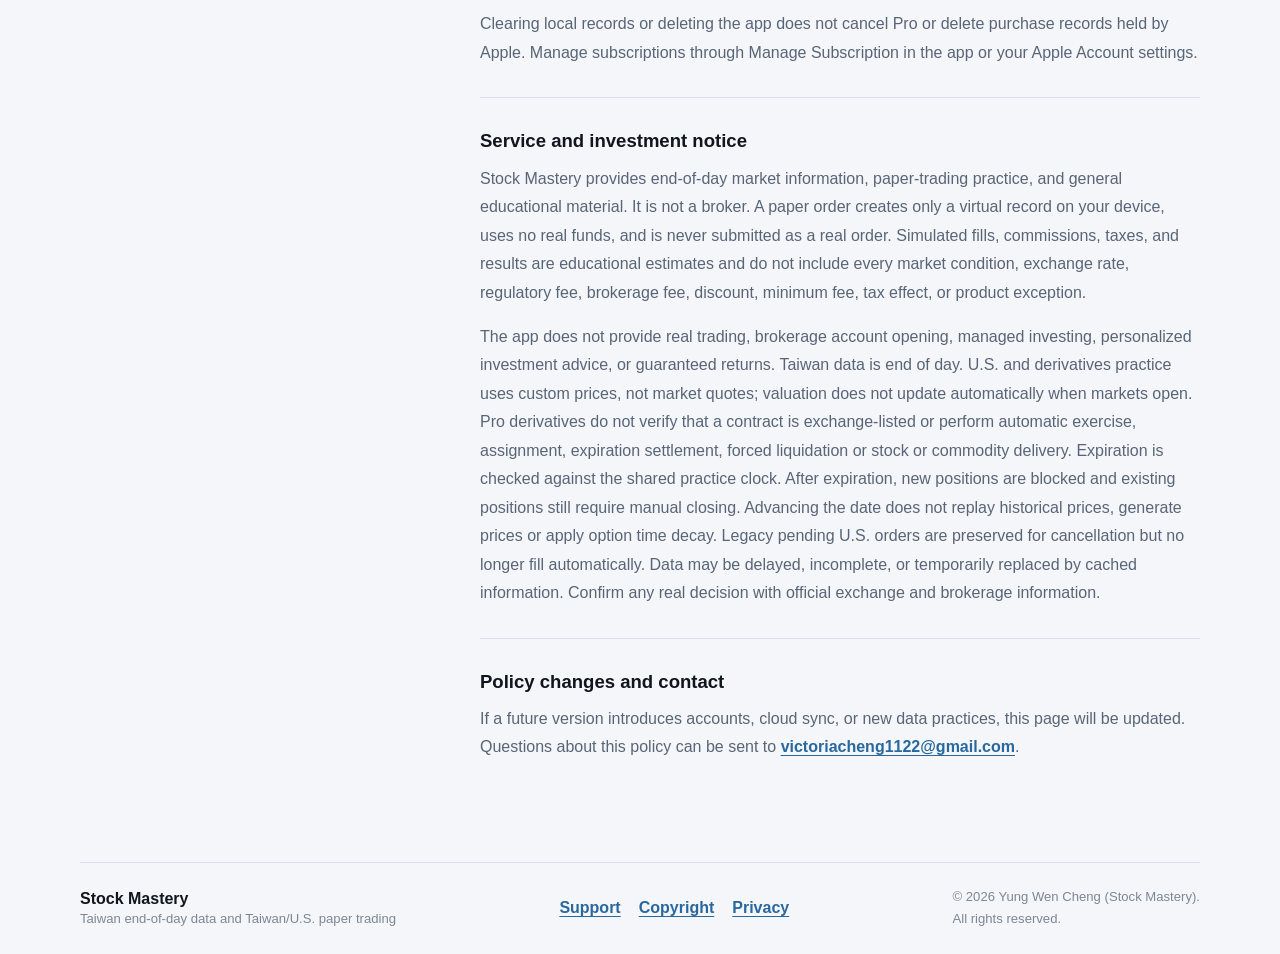
<file: en/index.html>
<!doctype html>
<html lang="en">
<head>
  <meta charset="utf-8">
  <meta name="viewport" content="width=device-width, initial-scale=1">
  <meta name="color-scheme" content="light dark">
  <meta name="theme-color" content="#f4f6f9">
  <title>Stock Mastery | Support, Copyright &amp; Privacy</title>
  <meta name="description" content="Official support contact, copyright notice, data-source disclosures, and privacy policy for Stock Mastery.">
  <meta name="referrer" content="no-referrer">
  <link rel="alternate" hreflang="zh-Hant" href="../">
  <link rel="alternate" hreflang="en" href="./">
  <link rel="icon" href="../assets/app-icon.png?v=12">
  <link rel="apple-touch-icon" href="../assets/app-icon.png?v=12">
  <link rel="stylesheet" href="../styles.css">
</head>
<body>
  <a class="skip-link" href="#main-content">Skip to main content</a>

  <header class="site-header">
    <a class="brand" href="#top" aria-label="Back to top">
      <img src="../assets/app-icon.png?v=12" alt="" width="44" height="44">
      <span>Stock Mastery</span>
    </a>
    <nav aria-label="Primary navigation">
      <a href="#support">Support</a>
      <a href="#copyright">Copyright</a>
      <a href="#privacy">Privacy</a>
      <a class="language-link" href="../" lang="zh-Hant">繁體中文</a>
    </nav>
  </header>

  <main id="main-content">
    <section id="top" class="intro" aria-labelledby="page-title">
      <img class="app-icon" src="../assets/app-icon.png?v=12" alt="Stock Mastery app icon" width="1024" height="1024">
      <p class="eyebrow">STOCK MASTERY / SUPPORT &amp; LEGAL</p>
      <h1 id="page-title">Stock Mastery<br>Support &amp; legal</h1>
      <p class="lede">Get help with the app and learn how your information and third-party content are handled. Stock Mastery offers Taiwan end-of-day data, financial references and paper trading. From 2.3.0, optional Pro unlocks Taiwan index, electronics and financial futures, micro U.S. index, gold and oil futures, and Taiwan and U.S. equity/ETF options practice. U.S. and derivatives practice uses custom prices. No intraday quotes or real trading are provided.</p>
      <div class="actions">
        <a class="button primary" href="#support">Contact Support</a>
        <a class="button secondary" href="#privacy">Read the Privacy Policy</a>
      </div>
    </section>

    <section class="facts" aria-label="Privacy summary">
      <article>
        <span class="fact-mark">01</span>
        <h2>No app account required</h2>
        <p>Paper balances, orders, positions, watchlists, and reminder preferences stay on this device. Optional Pro purchases use your Apple Account.</p>
      </article>
      <article>
        <span class="fact-mark">02</span>
        <h2>No advertising tracking</h2>
        <p>There are no advertising, third-party analytics, or cross-app tracking SDKs.</p>
      </article>
      <article>
        <span class="fact-mark">03</span>
        <h2>Practice only</h2>
        <p>Taiwan and U.S. paper trades use virtual funds and are never sent to a broker or exchange.</p>
      </article>
    </section>

    <section id="support" class="support-band" aria-labelledby="support-title">
      <div>
        <p class="eyebrow">SUPPORT</p>
        <h2 id="support-title">Contact us</h2>
        <p>Email us about technical issues, app questions, content corrections, or feature suggestions. Support is available in Traditional Chinese and English.</p>
        <p class="operator">Developer and support: Yung Wen Cheng<br>Product: Stock Mastery / 股神養成</p>
      </div>
      <a class="support-email" href="mailto:victoriacheng1122@gmail.com">
        <span>Support email</span>
        <strong>victoriacheng1122@gmail.com</strong>
      </a>
    </section>

    <section class="support-details" aria-label="Contact and issue reporting">
      <div>
        <h3>Details that help us investigate</h3>
        <ul>
          <li>App version, device model, and iOS, iPadOS, or macOS version.</li>
          <li>Steps to reproduce the issue, what you expected, and what happened.</li>
          <li>For market data, the market, symbol, and data timestamp shown in the app.</li>
          <li>Optional screenshots with names, accounts, balances, and other personal information concealed.</li>
        </ul>
        <p class="support-note">Do not send passwords, verification codes, identity documents, or brokerage credentials. We will not ask you to transfer money or give us control of an investment account.</p>
      </div>
      <div>
        <h3>Choose an email topic</h3>
        <div class="contact-actions">
          <a class="button secondary" href="mailto:victoriacheng1122@gmail.com?subject=Stock%20Mastery%20-%20App%20Support">App issues &amp; suggestions</a>
          <a class="button secondary" href="mailto:victoriacheng1122@gmail.com?subject=Stock%20Mastery%20-%20Privacy%20Request">Privacy &amp; data requests</a>
          <a class="button secondary" href="mailto:victoriacheng1122@gmail.com?subject=Stock%20Mastery%20-%20Copyright%20Inquiry">Copyright &amp; licensing</a>
        </div>
        <p>These links open your email app. You can also copy the address above. This page has no upload form and does not automatically attach app records.</p>
      </div>
    </section>

    <section class="faq" aria-labelledby="faq-title">
      <h2 id="faq-title">Common questions</h2>
      <details>
        <summary>Why does a quote differ from the current trading price?</summary>
        <p>Taiwan uses official open end-of-day data. Holidays, pending publication or connection failures may leave older or cached data on screen; check the date. From 2.2.0 (12), U.S. practice uses prices you enter. U.S. quotes and historical charts for either market are not provided. Pro derivatives also use fill and mark prices you enter; prices do not change automatically when markets open or trade.</p>
      </details>
      <details>
        <summary>Can a paper order spend real money?</summary>
        <p>A paper order cannot. Balances, orders, positions, and results are virtual records on your device. They are never sent to a broker and cannot be withdrawn or redeemed. A simulated result does not guarantee execution in a real market. If you separately confirm a Pro subscription purchase, Apple charges a real subscription fee at the price shown in the purchase sheet.</p>
      </details>
      <details>
        <summary>Does a custom price change quotes or position values?</summary>
        <p>For stocks, a custom price applies only to that simulated fill and is labeled as user-entered and unverified. Taiwan positions still use end-of-day quotes. U.S. stock positions show cost, not current market value or unrealized P&amp;L; realized P&amp;L is calculated from fill prices when you sell. For Pro derivatives, you can update a position's mark price manually, which changes simulated unrealized P&amp;L and account equity. It is not a market quote. These paper-trading actions do not charge real funds.</p>
      </details>
      <details>
        <summary>What does Pro include, and how do I manage it?</summary>
        <p>From 2.3.0, Pro lets you open or add to simulated positions in TAIEX TX, Mini-TAIEX MTX, Micro-TAIEX TMF, electronics TE and financial TF futures, plus Micro E-mini S&amp;P 500 MES, Micro E-mini Nasdaq-100 MNQ, Micro Gold MGC and Micro WTI Crude Oil MCL futures. It also includes TAIEX TXO options and standard U.S. equity/ETF options. You enter expiration dates, strikes, fill and mark prices, fees and practice margin. Listed contract chains, live quotes, automatic exercise, assignment, settlement, forced liquidation and stock or commodity delivery are not provided.</p>
        <p>Pro offers monthly and yearly auto-renewable plans. See the app and Apple's purchase confirmation for the actual price and period. In Profile &gt; Stock Mastery Pro, you can restore purchases or manage your subscription. It renews automatically unless cancelled before the current period ends. You can also cancel in your Apple Account subscription settings. Deleting the app or resetting practice data does not cancel a subscription.</p>
        <p>After Pro access expires, you cannot open or add to Pro positions. You can still view, update marks, close, export or reset existing practice records. The <a href="https://www.apple.com/legal/internet-services/itunes/dev/stdeula/" rel="noreferrer">Apple Standard EULA</a> applies.</p>
      </details>
      <details>
        <summary>How can I adjust practice time?</summary>
        <p>The TWD and USD derivatives accounts share one practice clock. Follow real time, or set a custom scenario date and use Advance a Day. After a trade, time cannot move backwards. To practice an earlier date, export your records and reset the derivatives accounts first.</p>
        <p>Advancing the date only changes expiration checks. It does not replay historical prices, generate or predict prices, or automatically change funds or option time value. Contract expiration is checked against the practice clock. Once a contract expires, new positions are blocked and existing positions still require manual closing.</p>
      </details>
      <details>
        <summary>How can I adjust missing reminders?</summary>
        <p>Check Review Reminders in Profile and notification permission in system Settings. Reminders are scheduled Monday through Friday at 6:00 p.m. in your device's local time, including exchange holidays. They are not market-update or fill alerts. Focus modes and system settings can affect delivery; other features remain available without notifications.</p>
      </details>
      <details>
        <summary>How do I remove my records?</summary>
        <p>In Profile, reset a paper account or use Clear Personal Settings. The derivatives screen also offers export and reset. Clearing removes local watchlists, recent views, learning records, and paper-trading records; read the confirmation shown in the app. There is no app login account or app account-deletion process. Resetting or deleting the app does not cancel an Apple subscription. Email support to request deletion of correspondence.</p>
      </details>
    </section>

    <section id="copyright" class="policy-layout" aria-labelledby="copyright-title">
      <aside>
        <p class="eyebrow">COPYRIGHT</p>
        <h2 id="copyright-title">Copyright notice</h2>
        <p class="updated">Last updated: October 2, 2026</p>
      </aside>
      <article class="policy-copy">
        <section>
          <h3>Stock Mastery / 股神養成</h3>
          <p class="copyright-line">© 2026 Yung Wen Cheng (Stock Mastery). All rights reserved.</p>
          <p>Yung Wen Cheng reserves the applicable rights in the original code, text, and design of Stock Mastery and this website to the extent protected by copyright. Stock Mastery is a product name, not the owner of third-party market data.</p>
          <p>Unless permitted by law, fair use, or a separate license, obtain the relevant rights holder's permission before reproducing, adapting, or distributing protected content. This notice does not limit rights granted to users by law.</p>
        </section>
        <section>
          <h3>Market data, trademarks, and third-party content</h3>
          <p>From 2.2.0 (12), Taiwan uses ten open datasets from TWSE and TPEx under the Open Government Data License v1.0. Profile &gt; Market Data Sources lists the datasets, providers and license links. U.S. prices are entered by the user; no U.S. market service is contacted. Rights in third-party trademarks, names, indices, and data remain with their respective holders and are not included in our original-content copyright notice.</p>
          <p>Attribution does not itself establish commercial or redistribution rights, or imply any partnership, sponsorship, certification, or endorsement by these organizations or Apple. Use of third-party content remains subject to applicable terms and licenses. This page grants no permission to reuse that content.</p>
        </section>
        <section>
          <h3>Copyright concerns and corrections</h3>
          <p>If you believe content in the app or on this website affects your rights, email us with its location, the work or right involved, your relationship to the rights holder, and a reply address. Public links can help identify the material; do not send identity documents or sensitive records.</p>
          <p>We will assess the report and, as appropriate, follow up, correct, or remove the material. Contact <a href="mailto:victoriacheng1122@gmail.com?subject=Stock%20Mastery%20-%20Copyright%20Inquiry">victoriacheng1122@gmail.com</a>.</p>
        </section>
      </article>
    </section>

    <section id="privacy" class="policy-layout" aria-labelledby="privacy-title">
      <aside>
        <p class="eyebrow">PRIVACY POLICY</p>
        <h2 id="privacy-title">Privacy Policy</h2>
        <p class="updated">Effective and last updated: October 11, 2026</p>
        <nav class="toc" aria-label="Privacy policy contents">
          <a href="#collection">Data collection</a>
          <a href="#market-data">Market data</a>
          <a href="#local-data">On-device data</a>
          <a href="#subscriptions">Pro subscriptions</a>
          <a href="#notifications">Notifications</a>
          <a href="#sharing">Sharing &amp; tracking</a>
          <a href="#support-data">Email &amp; website</a>
          <a href="#rights">Your controls</a>
          <a href="#disclaimer">Service notice</a>
        </nav>
      </aside>

      <article class="policy-copy">
        <section id="collection">
          <h3>Information we collect</h3>
          <p>This policy covers the Stock Mastery app, widgets, and this support website. The responsible developer is Yung Wen Cheng. Privacy contact: <a href="mailto:victoriacheng1122@gmail.com">victoriacheng1122@gmail.com</a>.</p>
          <p>The app does not require an account with us or ask you to provide us with your name, phone number, address, or payment details. If you choose Pro, Apple processes the purchase and payment through your Apple Account. The app does not request access to your camera, photos, microphone, location, contacts, HealthKit data, or tracking permission.</p>
        </section>

        <section id="market-data">
          <h3>Market data and network connections</h3>
          <p>From 2.2.0 (12), the app's market-data features connect only to TWSE and TPEx OpenAPI services for bulk Taiwan end-of-day data, company information, valuation metrics and corporate-action dates. The widget uses a subset of the TWSE datasets. Supplemental website reports, historical query services, Yahoo Finance and other U.S. market feeds are no longer used. Apple connections for Pro subscriptions are described below; derivatives do not connect to a market-data service.</p>
          <p>This version requests bulk public datasets, not individual symbols or historical periods. U.S. catalog searches and custom prices are processed on the device. Watchlists, browsing records, virtual balances, positions, orders, fill prices and notes are not uploaded. Earlier test builds contacted U.S. and historical services; update to this build. Their past requests remain subject to the providers' policies at that time.</p>
          <p>The app's market-data connections do not use provider cookies or shared system credential storage. This does not mean providers do not process connection information.</p>
          <p>As with ordinary internet connections, these providers may receive an IP address, User-Agent, and standard connection metadata. Their handling of that information is governed by their respective policies.</p>
          <ul class="source-links">
            <li><a href="https://openapi.twse.com.tw/" rel="noreferrer">Taiwan Stock Exchange OpenAPI</a></li>
            <li><a href="https://www.tpex.org.tw/openapi/" rel="noreferrer">Taipei Exchange OpenAPI</a></li>
            <li><a href="https://data.gov.tw/license" rel="noreferrer">Open Government Data License v1.0</a></li>
          </ul>
        </section>

        <section id="local-data">
          <h3>Information stored on your device</h3>
          <p>Virtual TWD and USD balances, paper orders, positions, results, order history, and custom fill prices are stored on your device. Watchlists, recent views, market cache, language and notification preferences, bookmarks, reading progress, and getting-started progress are also stored locally to preserve your state. Pro derivatives' custom contracts, expiration dates, strikes, mark prices, fees, practice margin, shared practice-clock settings and trading records are also stored on the device. This information is not uploaded to our servers and is never sent to a broker or exchange.</p>
        </section>

        <section id="subscriptions">
          <h3>Pro subscriptions and Apple</h3>
          <p>From 2.3.0, Pro is an optional auto-renewable subscription through Apple's App Store. Apple handles purchases, renewals, restoring purchases and subscription management. The app uses StoreKit on the device to verify Apple-provided transactions and subscription status, including product and transaction identifiers, validity periods, expiration, revocation or refund status, to determine Pro access. It does not send this transaction data to our servers.</p>
          <p>We do not receive your Apple Account password, card number or other payment credentials. Apple handles account, payment, purchase and necessary connection information under its policies and may provide App Store sales and subscription reports to developers. See <a href="https://www.apple.com/legal/privacy/data/en/app-store/" rel="noreferrer">Apple's App Store &amp; Privacy</a>.</p>
        </section>

        <section id="notifications">
          <h3>Notifications</h3>
          <p>Review reminders are optional. The app requests iOS notification permission only after you view an explanation and choose to enable reminders. They are scheduled on your device Monday through Friday at 6:00 p.m. local time, including exchange holidays, rather than triggered by market updates or order fills. You can disable them in the app or system settings. Declining permission does not affect any other feature.</p>
        </section>

        <section id="sharing">
          <h3>Sharing, advertising, and tracking</h3>
          <p>Stock Mastery contains no advertising SDK, third-party analytics SDK, or cross-app tracking SDK, and we do not sell personal data. Market-data and Apple subscription connections are described above. Local watchlists and paper-trading records are not automatically provided to third parties. If you choose to export and share practice records, you choose the recipient and storage destination.</p>
        </section>

        <section id="support-data">
          <h3>Email support and this website</h3>
          <p>When you choose to email us, we receive your email address, sender name, message, and any attachments you provide. We use them only to respond, investigate issues, handle privacy or copyright requests, and follow up as needed, not for advertising. Include only information necessary for your request.</p>
          <p>Support email is handled through Gmail and may be stored internationally under its service arrangements. We retain correspondence while needed to handle the request and necessary follow-up, then delete information no longer needed unless retention is required for legal obligations or disputes. Email us to request access, correction, or deletion of contact information we hold. We will explain any required retention. Backup deletion timing is governed by the email provider's policies.</p>
          <p>This website is hosted on GitHub Pages. We have not added analytics, tracking pixels, advertising, or our own cookies. GitHub may process IP addresses, browser information, and access logs for hosting, security, and operations. External websites handle information under their own policies when you follow their links.</p>
          <ul class="source-links">
            <li><a href="https://policies.google.com/privacy" rel="noreferrer">Google Privacy Policy (Gmail)</a></li>
            <li><a href="https://docs.github.com/en/site-policy/privacy-policies/github-general-privacy-statement" rel="noreferrer">GitHub Privacy Statement</a></li>
          </ul>
        </section>

        <section id="rights">
          <h3>Your data controls</h3>
          <p>Local records remain until you reset a paper account, clear personal settings in Profile, or delete the app. The system may remove cached market data sooner. Offloading an app can preserve its data and is different from deleting it. Device or computer backups may retain earlier copies; manage these through Apple's backup settings.</p>
          <p>We have no account server that can remotely access or delete local records. You can change notification permission in system Settings at any time. For access, correction, or deletion of email correspondence, contact the support address above.</p>
          <p>Clearing local records or deleting the app does not cancel Pro or delete purchase records held by Apple. Manage subscriptions through Manage Subscription in the app or your Apple Account settings.</p>
        </section>

        <section id="disclaimer">
          <h3>Service and investment notice</h3>
          <p>Stock Mastery provides end-of-day market information, paper-trading practice, and general educational material. It is not a broker. A paper order creates only a virtual record on your device, uses no real funds, and is never submitted as a real order. Simulated fills, commissions, taxes, and results are educational estimates and do not include every market condition, exchange rate, regulatory fee, brokerage fee, discount, minimum fee, tax effect, or product exception.</p>
          <p>The app does not provide real trading, brokerage account opening, managed investing, personalized investment advice, or guaranteed returns. Taiwan data is end of day. U.S. and derivatives practice uses custom prices, not market quotes; valuation does not update automatically when markets open. Pro derivatives do not verify that a contract is exchange-listed or perform automatic exercise, assignment, expiration settlement, forced liquidation or stock or commodity delivery. Expiration is checked against the shared practice clock. After expiration, new positions are blocked and existing positions still require manual closing. Advancing the date does not replay historical prices, generate prices or apply option time decay. Legacy pending U.S. orders are preserved for cancellation but no longer fill automatically. Data may be delayed, incomplete, or temporarily replaced by cached information. Confirm any real decision with official exchange and brokerage information.</p>
        </section>

        <section>
          <h3>Policy changes and contact</h3>
          <p>If a future version introduces accounts, cloud sync, or new data practices, this page will be updated. Questions about this policy can be sent to <a href="mailto:victoriacheng1122@gmail.com">victoriacheng1122@gmail.com</a>.</p>
        </section>
      </article>
    </section>
  </main>

  <footer>
    <div>
      <strong>Stock Mastery</strong>
      <span>Taiwan end-of-day data and Taiwan/U.S. paper trading</span>
    </div>
    <nav aria-label="Legal and support links"><a href="#support">Support</a><a href="#copyright">Copyright</a><a href="#privacy">Privacy</a></nav>
    <p>© 2026 Yung Wen Cheng (Stock Mastery).<br>All rights reserved.</p>
  </footer>
</body>
</html>
</file>
<file: styles.css>
:root {
  color-scheme: light dark;
  --page: #f4f6f9;
  --surface: #ffffff;
  --surface-raised: #eaf0f6;
  --ink: #11151d;
  --muted: #596576;
  --faint: #7c8795;
  --line: #d7e0ea;
  --accent: #28689f;
  --accent-strong: #174c79;
  --on-accent: #ffffff;
  --gold: #96702d;
  --shadow: 0 18px 55px rgba(29, 53, 77, 0.10);
  --content: 1120px;
}

@media (prefers-color-scheme: dark) {
  :root {
    --page: #0e1117;
    --surface: #171c24;
    --surface-raised: #202936;
    --ink: #f3f6fa;
    --muted: #b3becc;
    --faint: #8995a4;
    --line: #2e3947;
    --accent: #72b1df;
    --accent-strong: #9acbef;
    --on-accent: #101820;
    --gold: #d5b36e;
    --shadow: 0 20px 58px rgba(0, 0, 0, 0.30);
  }
}

* { box-sizing: border-box; }

html {
  scroll-behavior: smooth;
  scroll-padding-top: 96px;
  -webkit-text-size-adjust: 100%;
  text-size-adjust: 100%;
}

body {
  margin: 0;
  min-height: 100vh;
  color: var(--ink);
  background: var(--page);
  font-family: -apple-system, BlinkMacSystemFont, "SF Pro Text", "PingFang TC", "Noto Sans TC", sans-serif;
  -webkit-font-smoothing: antialiased;
  text-rendering: optimizeLegibility;
  overflow-wrap: anywhere;
}

a {
  color: var(--accent);
  font-weight: 650;
  text-decoration-thickness: 1px;
  text-underline-offset: 3px;
}

a:hover { color: var(--accent-strong); }

a:focus-visible,
button:focus-visible {
  outline: 3px solid color-mix(in srgb, var(--accent), transparent 45%);
  outline-offset: 3px;
}

.skip-link {
  position: fixed;
  top: 10px;
  left: 10px;
  z-index: 20;
  padding: 10px 14px;
  color: #fff;
  background: #11151d;
  border-radius: 8px;
  transform: translateY(-180%);
}

.skip-link:focus { transform: translateY(0); }

.site-header {
  position: sticky;
  top: 0;
  z-index: 10;
  width: 100%;
  min-height: 68px;
  display: flex;
  align-items: center;
  justify-content: space-between;
  flex-wrap: wrap;
  gap: 20px;
  padding: 10px max(20px, calc((100% - var(--content)) / 2));
  border-bottom: 1px solid var(--line);
  background: color-mix(in srgb, var(--page), transparent 10%);
  backdrop-filter: blur(18px) saturate(1.2);
}

.brand {
  display: inline-flex;
  align-items: center;
  gap: 10px;
  color: var(--ink);
  font-size: 1rem;
  font-weight: 800;
  text-decoration: none;
}

.brand img {
  width: 42px;
  height: 42px;
  border-radius: 8px;
  box-shadow: 0 6px 18px rgba(40, 104, 159, 0.18);
}

.site-header nav {
  display: flex;
  flex-wrap: wrap;
  align-items: center;
  gap: 22px;
}

.site-header nav a {
  display: inline-flex;
  align-items: center;
  min-height: 44px;
  color: var(--muted);
  font-size: 0.92rem;
  text-decoration: none;
}

.site-header nav .language-link {
  min-height: 44px;
  display: inline-flex;
  align-items: center;
  padding: 0 10px;
  border: 1px solid var(--line);
  border-radius: 8px;
  color: var(--ink);
  background: var(--surface);
}

main,
footer {
  width: min(var(--content), calc(100% - 40px));
  margin-inline: auto;
}

.intro {
  max-width: 850px;
  padding: 76px 0 70px;
}

.app-icon {
  width: 96px;
  height: 96px;
  display: block;
  margin-bottom: 30px;
  border-radius: 8px;
  box-shadow: var(--shadow);
}

.eyebrow {
  margin: 0 0 12px;
  color: var(--gold);
  font-size: 0.76rem;
  font-weight: 800;
  line-height: 1.4;
  letter-spacing: 0;
}

h1,
h2,
h3,
p { margin-top: 0; }

h1 {
  margin-bottom: 24px;
  font-size: 3.5rem;
  line-height: 1.12;
  letter-spacing: 0;
}

h2 {
  margin-bottom: 12px;
  font-size: 1.8rem;
  line-height: 1.25;
  letter-spacing: 0;
}

h3 {
  margin-bottom: 10px;
  font-size: 1.16rem;
  line-height: 1.42;
  letter-spacing: 0;
}

p,
li {
  color: var(--muted);
  font-size: 1rem;
  line-height: 1.78;
}

.lede {
  max-width: 720px;
  margin-bottom: 26px;
  font-size: 1.16rem;
}

.actions {
  display: flex;
  flex-wrap: wrap;
  gap: 10px;
}

.button {
  min-height: 48px;
  display: inline-flex;
  align-items: center;
  justify-content: center;
  padding: 12px 18px;
  border: 1px solid var(--line);
  border-radius: 8px;
  font-size: 0.96rem;
  line-height: 1.25;
  text-decoration: none;
  transition: transform 150ms ease-out, background-color 150ms ease-out, border-color 150ms ease-out;
}

.button:hover {
  text-decoration: none;
  transform: translateY(-1px);
}

.button:active { transform: scale(0.98); }

.button.primary {
  color: var(--on-accent);
  border-color: var(--accent-strong);
  background: var(--accent-strong);
}

.button.secondary {
  color: var(--ink);
  background: var(--surface);
}

.facts {
  display: grid;
  grid-template-columns: repeat(3, minmax(0, 1fr));
  gap: 12px;
  padding-bottom: 64px;
}

.facts article {
  min-height: 190px;
  padding: 24px;
  border: 1px solid var(--line);
  border-radius: 8px;
  background: var(--surface);
  box-shadow: 0 12px 36px rgba(29, 53, 77, 0.06);
}

.facts h2 {
  margin-top: 24px;
  font-size: 1.14rem;
}

.facts p {
  margin-bottom: 0;
  font-size: 0.94rem;
  line-height: 1.68;
}

.fact-mark {
  color: var(--accent);
  font-size: 0.75rem;
  font-weight: 800;
  font-variant-numeric: tabular-nums;
}

.support-band {
  display: grid;
  grid-template-columns: minmax(0, 1fr) minmax(310px, 0.62fr);
  gap: 44px;
  align-items: center;
  padding: 36px 0;
  border-block: 1px solid var(--line);
}

.support-band p:last-child { margin-bottom: 0; }

.support-email {
  display: grid;
  gap: 5px;
  min-height: 82px;
  align-content: center;
  padding: 16px 18px;
  border: 1px solid var(--line);
  border-radius: 8px;
  color: var(--ink);
  background: var(--surface);
  text-decoration: none;
  overflow-wrap: anywhere;
}

.support-email span {
  color: var(--faint);
  font-size: 0.78rem;
}

.support-email strong { font-size: 0.96rem; }

.operator { margin-top: 18px; }

.support-details {
  display: grid;
  grid-template-columns: minmax(0, 1fr) minmax(0, 1fr);
  gap: 48px;
  padding: 36px 0 48px;
}

.support-details ul { padding-left: 1.3rem; }
.support-details li { margin-bottom: 8px; }
.support-note { border-left: 3px solid var(--accent); padding-left: 16px; }
.contact-actions { display: grid; gap: 12px; margin-bottom: 20px; }
.contact-actions .button { justify-content: flex-start; }

.faq { max-width: 800px; padding-bottom: 16px; }
.faq details { padding: 8px 0; border-bottom: 1px solid var(--line); }
.faq summary {
  padding: 12px 0;
  min-height: 44px;
  cursor: pointer;
  font-size: 1rem;
  font-weight: 650;
  line-height: 1.5;
}
.faq details p { margin: 4px 0 16px; }
summary:focus-visible { outline: 3px solid var(--accent); outline-offset: 3px; }
.copyright-line { color: var(--ink); font-weight: 650; }

.policy-layout {
  display: grid;
  grid-template-columns: 260px minmax(0, 720px);
  justify-content: space-between;
  gap: 72px;
  padding: 92px 0 70px;
}

.policy-layout aside {
  position: sticky;
  top: 104px;
  align-self: start;
}

.updated {
  color: var(--faint);
  font-size: 0.84rem;
}

.toc {
  display: grid;
  gap: 2px;
  margin-top: 24px;
}

.toc a {
  min-height: 44px;
  padding: 9px 10px;
  border-left: 2px solid transparent;
  color: var(--muted);
  font-size: 0.9rem;
  text-decoration: none;
}

.toc a:hover {
  border-left-color: var(--accent);
  color: var(--ink);
  background: var(--surface-raised);
}

.policy-copy > section {
  padding: 0 0 30px;
  margin-bottom: 30px;
  border-bottom: 1px solid var(--line);
}

.policy-copy > section:last-child {
  margin-bottom: 0;
  border-bottom: 0;
}

.policy-copy p:last-child { margin-bottom: 0; }

.source-links {
  display: grid;
  gap: 8px;
  padding-left: 1.2rem;
  margin: 16px 0 0;
}

footer {
  min-height: 92px;
  display: flex;
  align-items: center;
  justify-content: space-between;
  gap: 20px;
  padding: 22px 0;
  border-top: 1px solid var(--line);
}

footer div {
  display: grid;
  gap: 3px;
}

footer { flex-wrap: wrap; }
footer nav { display: flex; flex-wrap: wrap; gap: 18px; }
footer nav a { display: inline-flex; align-items: center; min-height: 44px; }
footer p { line-height: 1.7; }

footer span,
footer p {
  margin: 0;
  color: var(--faint);
  font-size: 0.82rem;
}

@media (max-width: 820px) {
  html { scroll-padding-top: 24px; }
  .site-header { position: static; padding-inline: 16px; }
  .site-header nav { gap: 14px; }

  main,
  footer {
    width: min(100% - 32px, 680px);
  }

  .intro { padding: 52px 0 48px; }
  h1 { font-size: 2.5rem; }

  .facts {
    grid-template-columns: 1fr;
    padding-bottom: 48px;
  }

  .facts article { min-height: auto; }

  .support-band {
    grid-template-columns: 1fr;
    gap: 24px;
    padding: 28px 0;
  }

  .support-details { grid-template-columns: 1fr; gap: 20px; }

  .policy-layout {
    grid-template-columns: 1fr;
    gap: 38px;
    padding-top: 64px;
  }

  .policy-layout aside { position: static; }
  .toc { grid-template-columns: repeat(2, minmax(0, 1fr)); }
}

@media (max-width: 520px) {
  .site-header { min-height: 62px; }

  .brand img {
    width: 38px;
    height: 38px;
  }

  .site-header { gap: 4px; }
  .site-header .brand { width: 100%; }
  .site-header nav { gap: 4px 14px; }

  .app-icon {
    width: 80px;
    height: 80px;
    margin-bottom: 24px;
  }

  .intro { padding-top: 40px; }

  h1 {
    font-size: 2.12rem;
    line-height: 1.16;
  }

  h2 { font-size: 1.52rem; }
  .lede { font-size: 1.04rem; }
  .actions { flex-direction: column; }
  .button { width: 100%; }

  .facts article { padding: 22px; }
  .toc { grid-template-columns: 1fr; }

  footer {
    align-items: flex-start;
    flex-direction: column;
  }
}

@media print {
  .site-header, .actions, .contact-actions, .toc, .skip-link, footer nav { display: none; }
  body { color: #000; background: #fff; }
  main, footer { width: 100%; }
  .policy-layout, .support-band, .support-details { display: block; padding: 20px 0; }
  .policy-layout aside { position: static; }
  p, li, .updated { color: #222; }
}

@media (prefers-reduced-motion: reduce) {
  html { scroll-behavior: auto; }

  *,
  *::before,
  *::after {
    transition-duration: 0.01ms !important;
  }
}
</file>
